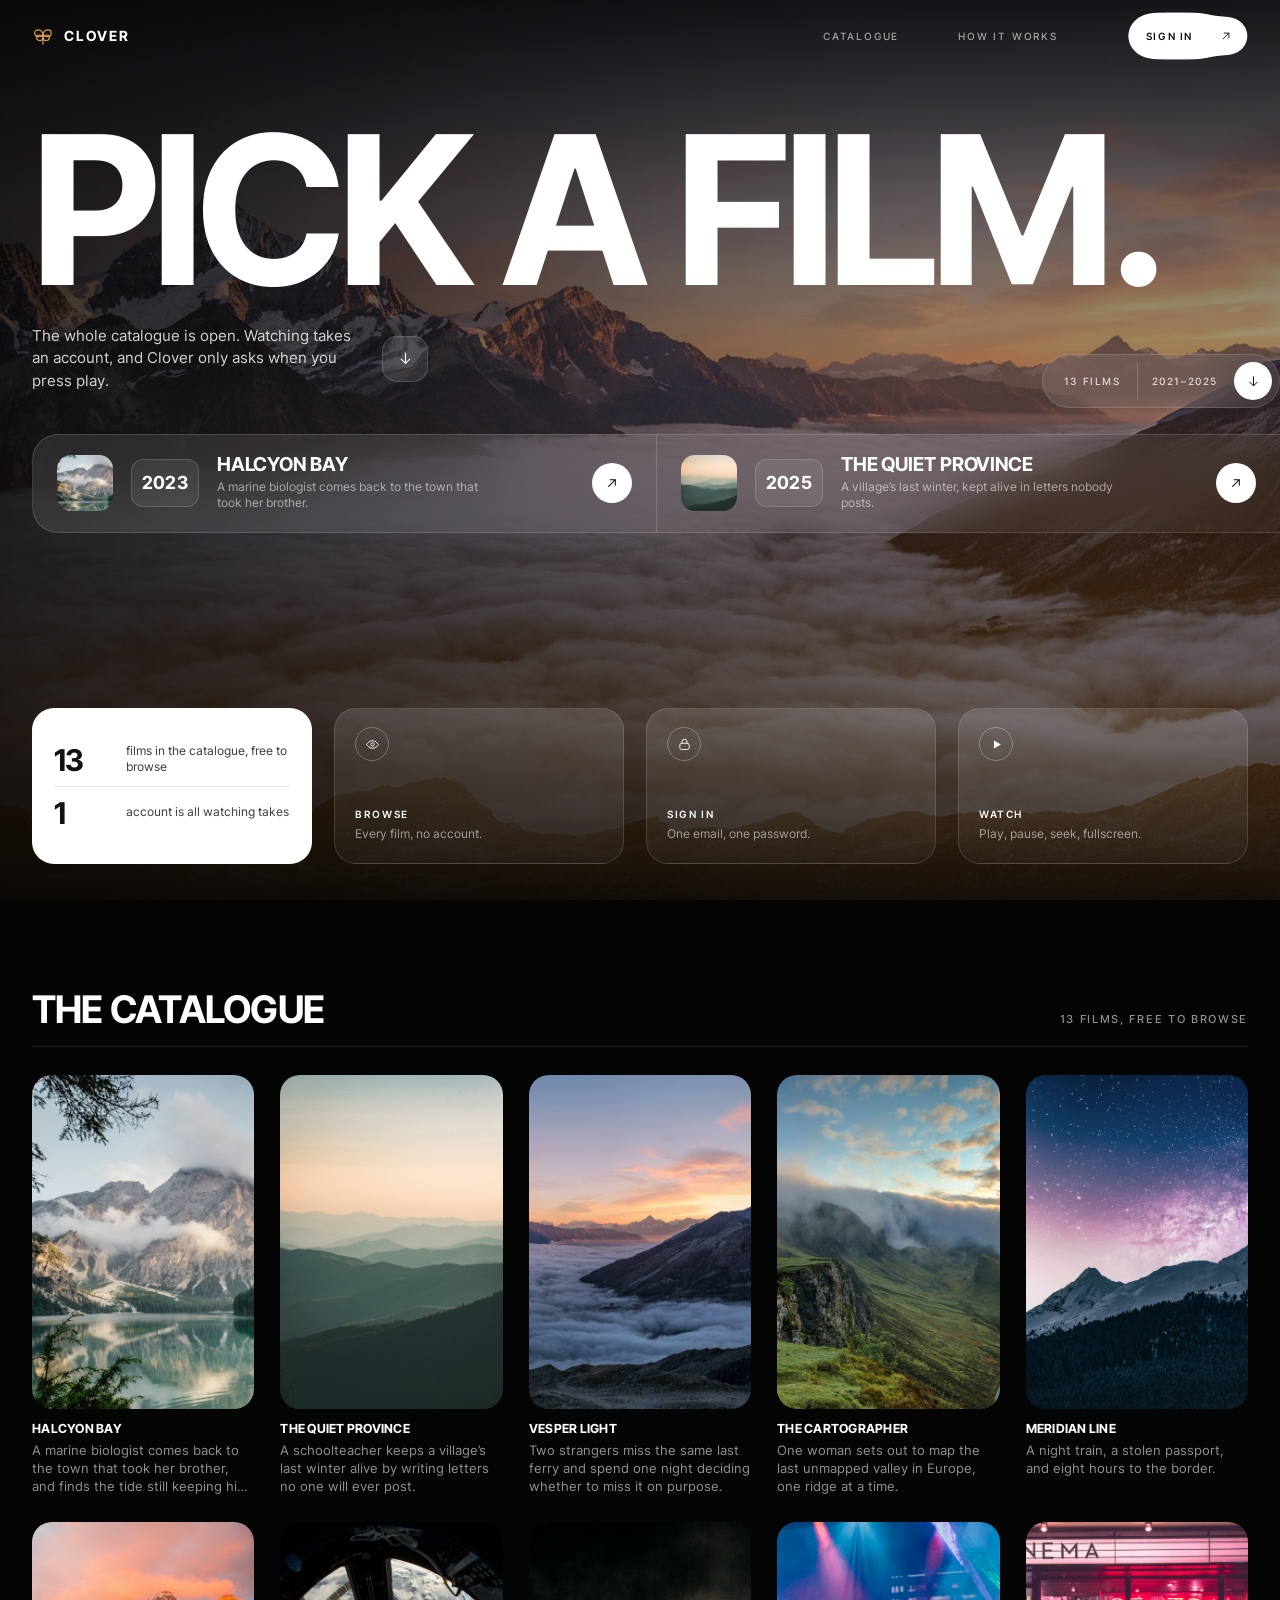
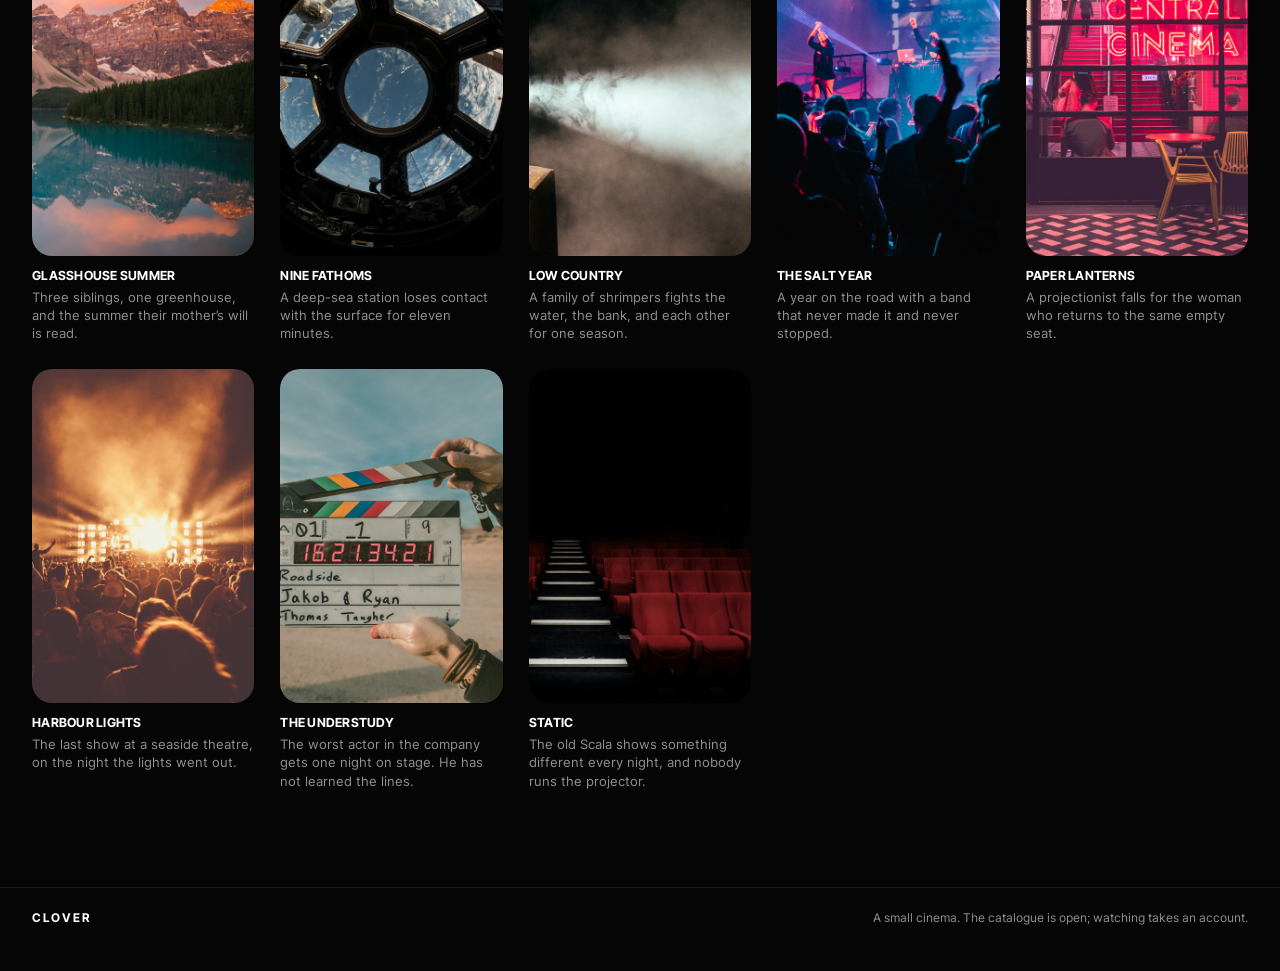
<file: docs/FEAT-001/ui/mock/index.html>
<!DOCTYPE html>
<html lang="en">
<head>
<meta charset="utf-8">
<meta name="viewport" content="width=device-width, initial-scale=1">
<title>Clover — pick a film</title>
<meta name="description" content="Clover is a small cinema. Browse every film for free, and sign in when you want to watch.">
<link rel="preload" href="assets/fonts/inter-tight-700.woff2" as="font" type="font/woff2" crossorigin>
<link rel="preload" href="assets/fonts/inter-400.woff2" as="font" type="font/woff2" crossorigin>
<link rel="icon" href="data:image/svg+xml,%3Csvg xmlns='http://www.w3.org/2000/svg' viewBox='0 0 24 24'%3E%3Cg fill='none' stroke='%23e0a34e' stroke-width='1.4'%3E%3Cpath d='M12 21V11'/%3E%3Cpath d='M12 11c0-3.4-2.2-5.6-5.2-5.6C4.4 5.4 3 6.9 3 8.7c0 2.3 2 3.9 4.4 3.9 2.1 0 3.6-.8 4.6-1.6Z'/%3E%3Cpath d='M12 11c0-3.4 2.2-5.6 5.2-5.6C19.6 5.4 21 6.9 21 8.7c0 2.3-2 3.9-4.4 3.9-2.1 0-3.6-.8-4.6-1.6Z'/%3E%3C/g%3E%3C/svg%3E">
<link rel="stylesheet" href="app.css">
</head>
<body>
<a class="skip" href="#main">Skip to content</a>

<svg width="0" height="0" aria-hidden="true" focusable="false" style="position:absolute">
  <filter id="goo">
    <feGaussianBlur in="SourceGraphic" stdDeviation="9" result="blur"/>
    <feColorMatrix in="blur" mode="matrix"
      values="1 0 0 0 0  0 1 0 0 0  0 0 1 0 0  0 0 0 24 -10" result="goo"/>
    <feComposite in="SourceGraphic" in2="goo" operator="atop"/>
  </filter>
  <symbol id="i-clover" viewBox="0 0 24 24">
    <path d="M12 21V11" fill="none" stroke="currentColor" stroke-width="1.3" stroke-linecap="round"/>
    <path d="M12 11c0-3.4-2.2-5.6-5.2-5.6C4.4 5.4 3 6.9 3 8.7c0 2.3 2 3.9 4.4 3.9 2.1 0 3.6-.8 4.6-1.6Z" fill="none" stroke="currentColor" stroke-width="1.3" stroke-linejoin="round"/>
    <path d="M12 11c0-3.4 2.2-5.6 5.2-5.6C19.6 5.4 21 6.9 21 8.7c0 2.3-2 3.9-4.4 3.9-2.1 0-3.6-.8-4.6-1.6Z" fill="none" stroke="currentColor" stroke-width="1.3" stroke-linejoin="round"/>
    <path d="M12 13.2c-.9-1.5-2.4-2.3-4-2.3-1.7 0-3 1.2-3 2.8 0 1.9 1.7 3.2 3.7 3.2 1.5 0 2.7-.6 3.3-1.4Z" fill="none" stroke="currentColor" stroke-width="1.3" stroke-linejoin="round"/>
    <path d="M12 13.2c.9-1.5 2.4-2.3 4-2.3 1.7 0 3 1.2 3 2.8 0 1.9-1.7 3.2-3.7 3.2-1.5 0-2.7-.6-3.3-1.4Z" fill="none" stroke="currentColor" stroke-width="1.3" stroke-linejoin="round"/>
  </symbol>
  <symbol id="i-arrow" viewBox="0 0 24 24"><path d="M7 17 17 7M9 7h8v8" fill="none" stroke="currentColor" stroke-width="1.6" stroke-linecap="round" stroke-linejoin="round"/></symbol>
  <symbol id="i-down" viewBox="0 0 24 24"><path d="M12 4.5v14M6 13l6 6 6-6" fill="none" stroke="currentColor" stroke-width="1.6" stroke-linecap="round" stroke-linejoin="round"/></symbol>
  <symbol id="i-eye" viewBox="0 0 24 24"><path d="M2.5 12S6.2 5.8 12 5.8 21.5 12 21.5 12 17.8 18.2 12 18.2 2.5 12 2.5 12Z" fill="none" stroke="currentColor" stroke-width="1.4" stroke-linejoin="round"/><circle cx="12" cy="12" r="2.7" fill="none" stroke="currentColor" stroke-width="1.4"/></symbol>
  <symbol id="i-play" viewBox="0 0 24 24"><path d="M8 5.5v13l11-6.5z" fill="currentColor"/></symbol>
  <symbol id="i-pause" viewBox="0 0 24 24"><path d="M9 5h2.2v14H9zM12.8 5H15v14h-2.2z" fill="currentColor"/></symbol>
  <symbol id="i-back" viewBox="0 0 24 24"><path d="M14.5 5 7.5 12l7 7" fill="none" stroke="currentColor" stroke-width="1.6" stroke-linecap="round" stroke-linejoin="round"/></symbol>
  <symbol id="i-volume" viewBox="0 0 24 24"><path d="M4 9.5h3L12 6v12l-5-3.5H4z" fill="none" stroke="currentColor" stroke-width="1.4" stroke-linejoin="round"/><path d="M15.5 9a4 4 0 0 1 0 6M18 6.5a7.5 7.5 0 0 1 0 11" fill="none" stroke="currentColor" stroke-width="1.3" stroke-linecap="round"/></symbol>
  <symbol id="i-mute" viewBox="0 0 24 24"><path d="M4 9.5h3L12 6v12l-5-3.5H4z" fill="none" stroke="currentColor" stroke-width="1.4" stroke-linejoin="round"/><path d="m16 9.5 5 5M21 9.5l-5 5" fill="none" stroke="currentColor" stroke-width="1.4" stroke-linecap="round"/></symbol>
  <symbol id="i-full" viewBox="0 0 24 24"><path d="M9 4H4v5M15 4h5v5M9 20H4v-5M15 20h5v-5" fill="none" stroke="currentColor" stroke-width="1.5" stroke-linecap="round" stroke-linejoin="round"/></symbol>
  <symbol id="i-exit" viewBox="0 0 24 24"><path d="M4 9V4h5M20 9V4h-5M4 15v5h5M20 15v5h-5" fill="none" stroke="currentColor" stroke-width="1.5" stroke-linecap="round" stroke-linejoin="round"/></symbol>
  <symbol id="i-alert" viewBox="0 0 24 24"><circle cx="12" cy="12" r="8.5" fill="none" stroke="currentColor" stroke-width="1.5"/><path d="M12 7.5v5.5" stroke="currentColor" stroke-width="1.7" stroke-linecap="round"/><circle cx="12" cy="16.4" r="1" fill="currentColor"/></symbol>
  <symbol id="i-lock" viewBox="0 0 24 24"><rect x="4.5" y="10" width="15" height="10" rx="3" fill="none" stroke="currentColor" stroke-width="1.4"/><path d="M8 10V7.5a4 4 0 0 1 8 0V10" fill="none" stroke="currentColor" stroke-width="1.4" stroke-linecap="round"/></symbol>
</svg>

<div id="app"></div>
<noscript><p class="noscript">This clickable design needs JavaScript turned on.</p></noscript>
<script src="app.js" defer></script>
</body>
</html>
</file>
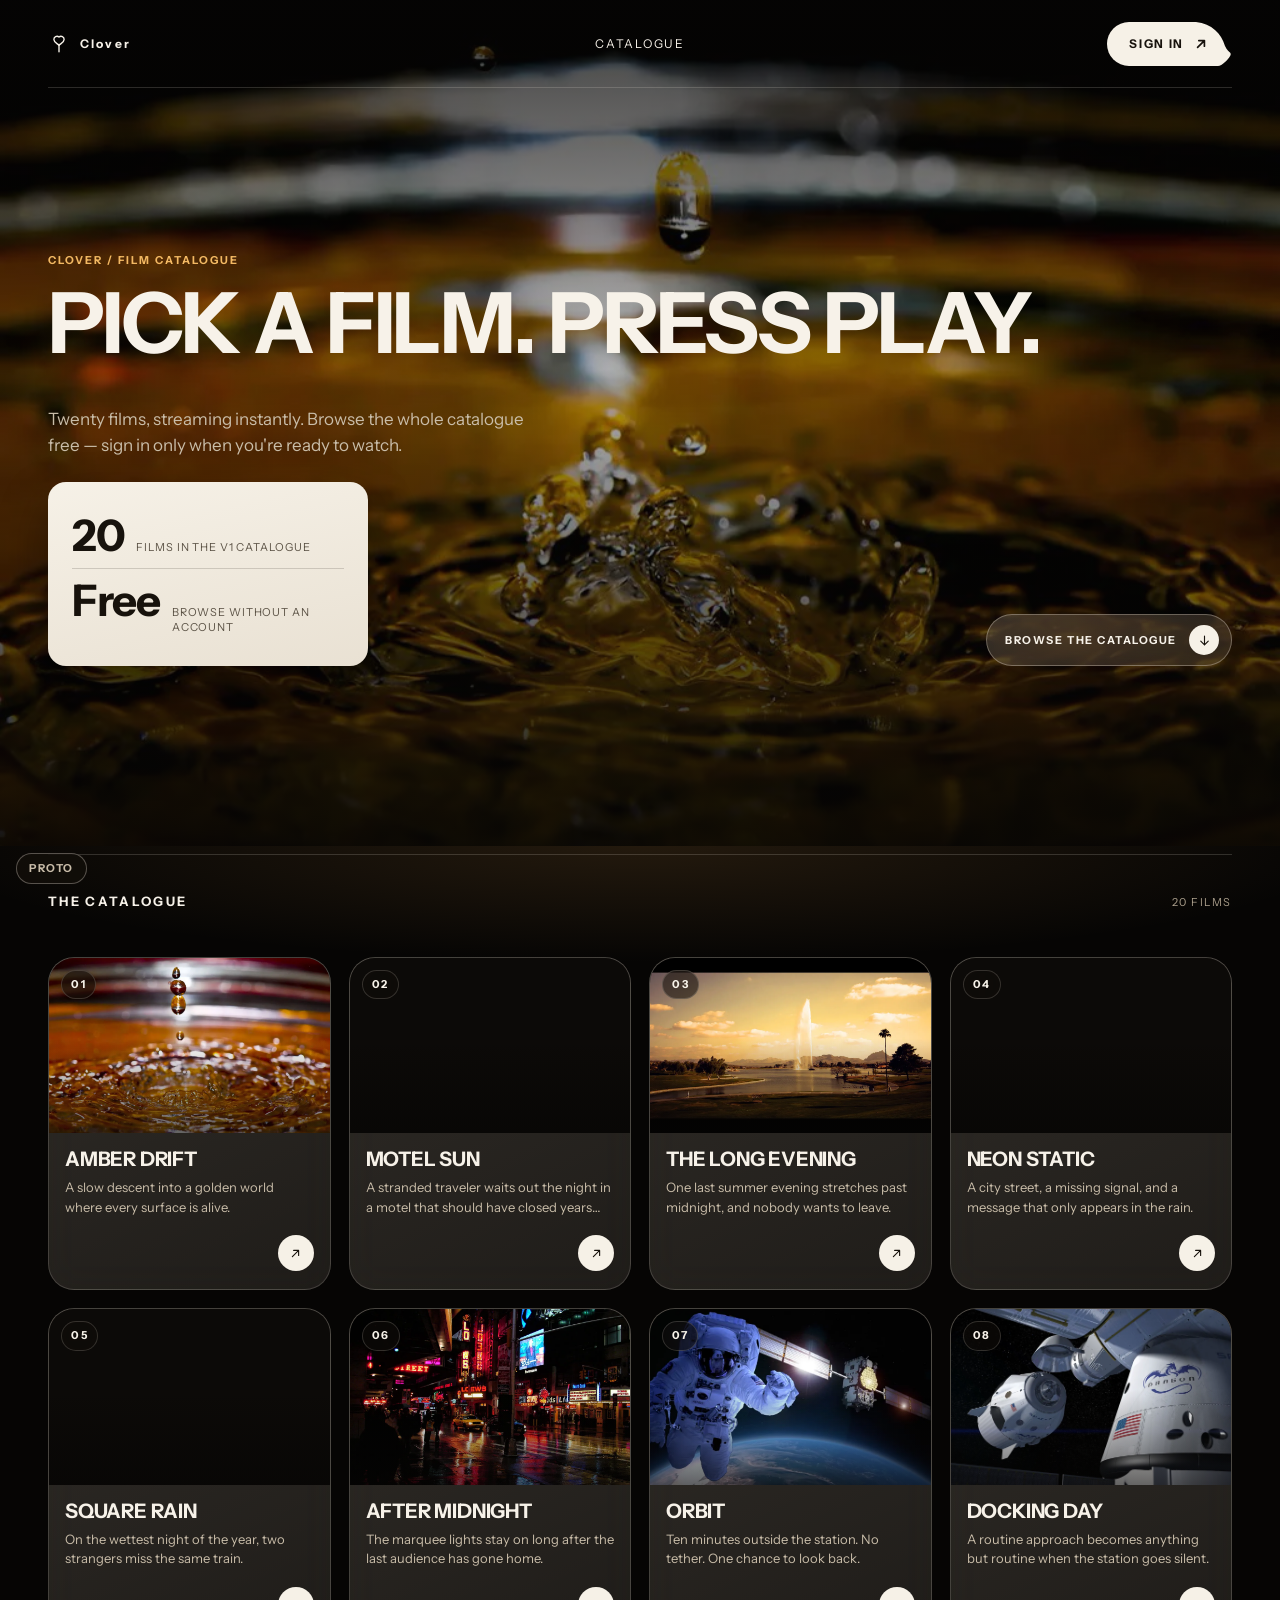
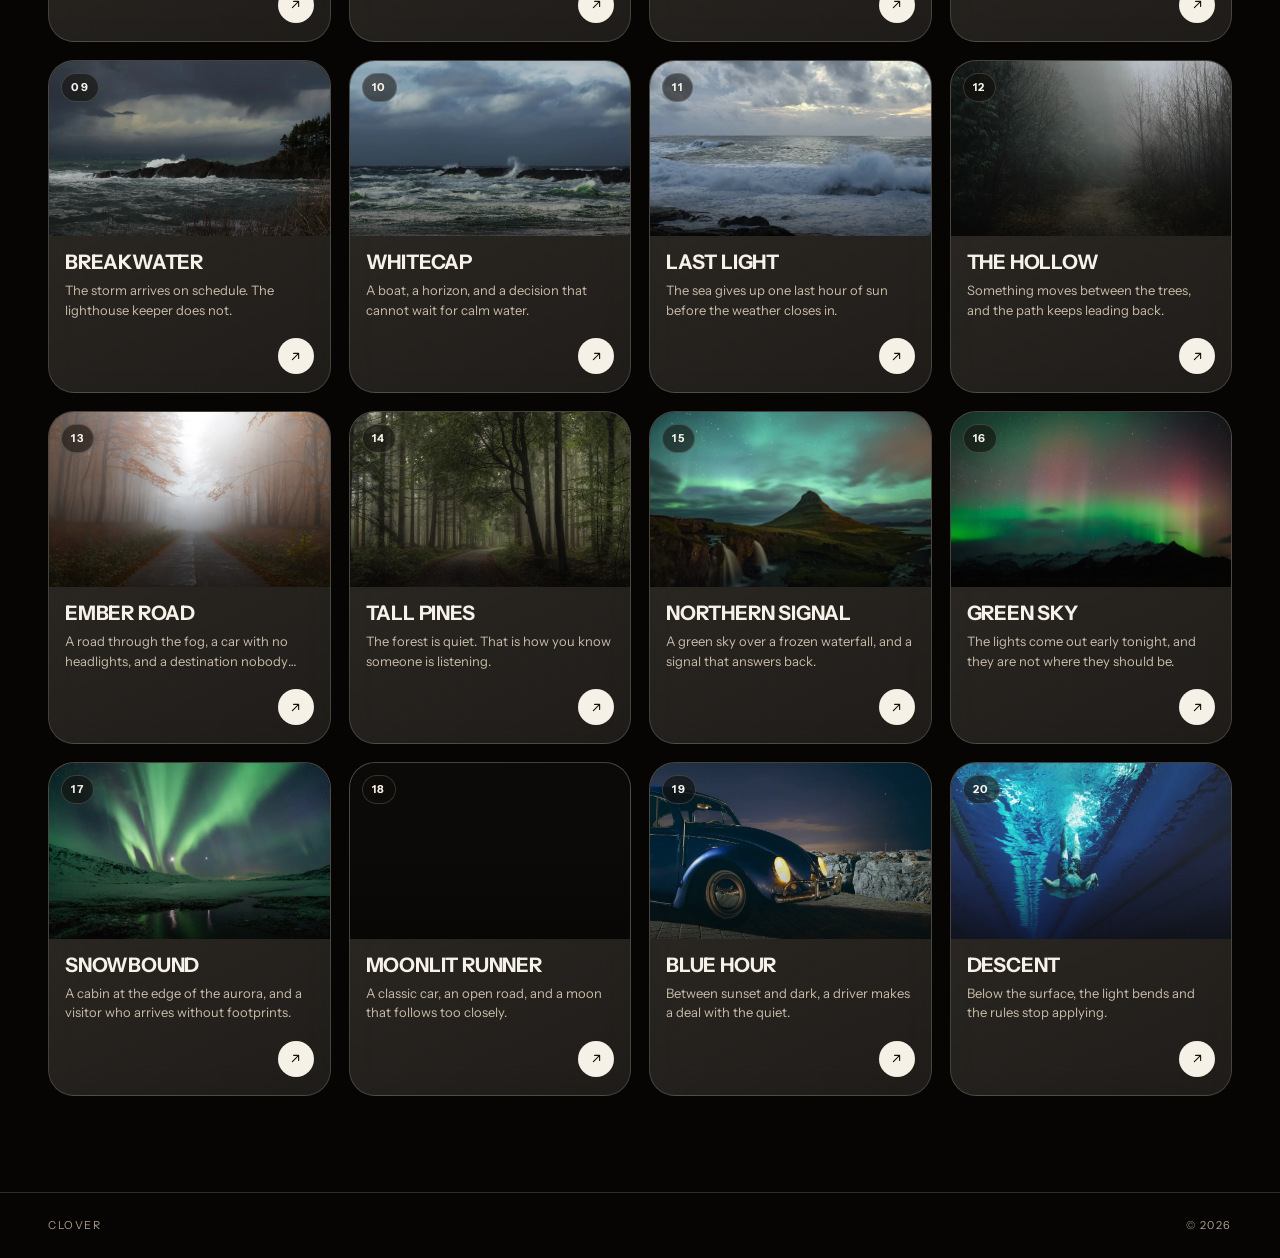
<file: docs/feat-001/ui/mock/index.html>
<!doctype html>
<html lang="en">
  <head>
    <meta charset="utf-8" />
    <meta name="viewport" content="width=device-width, initial-scale=1" />
    <title>Clover — Movie Streaming</title>
    <meta
      name="description"
      content="Clover: browse a public film catalogue and sign in to watch. Design mock for feat-001."
    />
    <link
      rel="icon"
      href="data:image/svg+xml,%3Csvg xmlns='http://www.w3.org/2000/svg' viewBox='0 0 24 24'%3E%3Crect width='24' height='24' rx='6' fill='%23060504'/%3E%3Cpath d='M12 19.5v-6.2M12 13.3c-1.4-1.6-5.6-2.9-5.6-6.1A3.4 3.4 0 0 1 12 4.4a3.4 3.4 0 0 1 5.6 2.8c0 3.2-4.2 4.5-5.6 6.1Z' fill='none' stroke='%23e8a24b' stroke-width='1.5' stroke-linejoin='round'/%3E%3C/svg%3E"
    />
    <link rel="preload" href="assets/fonts/InstrumentSans-Regular.ttf" as="font" type="font/ttf" crossorigin />
    <link rel="preload" href="assets/fonts/InstrumentSans-Bold.ttf" as="font" type="font/ttf" crossorigin />
    <link rel="stylesheet" href="styles.css" />
  </head>
  <body>
    <a class="skip-link" href="#main">Skip to content</a>

    <header class="site-head" id="site-head">
      <div class="head-inner">
        <a class="brand" href="#catalogue" aria-label="Clover — go to the catalogue">
          <svg class="brand-mark" viewBox="0 0 24 24" fill="none" aria-hidden="true">
            <path d="M12 20.5v-7.2" stroke="currentColor" stroke-width="1.5" stroke-linecap="round" />
            <path
              d="M12 13.3c-1.4-1.6-5.6-2.9-5.6-6.1A3.4 3.4 0 0 1 12 4.4a3.4 3.4 0 0 1 5.6 2.8c0 3.2-4.2 4.5-5.6 6.1Z"
              stroke="currentColor"
              stroke-width="1.5"
              stroke-linejoin="round"
            />
          </svg>
          <span class="brand-name">Clover</span>
        </a>

        <nav class="head-nav" aria-label="Primary">
          <a class="head-link" id="nav-catalogue" href="#catalogue" aria-current="page">Catalogue</a>
          <a class="head-link" id="nav-back" href="#catalogue" hidden>Back to catalogue</a>
        </nav>

        <div class="head-auth">
          <button class="btn btn-primary" id="auth-btn" type="button">
            <span class="btn-label" id="auth-label">Sign in</span>
            <svg class="btn-arrow" viewBox="0 0 14 14" aria-hidden="true" focusable="false"><path d="M3.6 10.4 10.4 3.6M4.8 3.6h5.6v5.6" /></svg>
          </button>
        </div>
      </div>
    </header>

    <main id="main" tabindex="-1">
      <!-- ============ CATALOGUE ============ -->
      <section class="page page-catalogue is-active" data-page="catalogue" aria-labelledby="catalogue-title">
        <div class="hero">
          <div class="hero-media anim-bg">
            <img src="assets/img/hero.webp" alt="" />
          </div>
          <div class="hero-scrim"></div>

          <div class="hero-inner">
            <div class="hero-head">
              <p class="eyebrow anim-nav">Clover / Film catalogue</p>
              <h1 class="hero-title anim-head" id="catalogue-title">Pick a film. Press play.</h1>
            </div>

            <div class="hero-foot">
              <div class="hero-copy">
                <p class="lede anim-lede">
                  Twenty films, streaming instantly. Browse the whole catalogue free — sign in only when
                  you're ready to watch.
                </p>

                <div class="facts-card anim-facts on-paper" aria-label="Catalogue facts">
                  <div class="fact">
                    <span class="fact-value" id="fact-count">20</span>
                    <span class="fact-label">films in the v1 catalogue</span>
                  </div>
                  <div class="fact">
                    <span class="fact-value">Free</span>
                    <span class="fact-label">browse without an account</span>
                  </div>
                </div>
              </div>

              <div class="hero-aside">
                <button class="browse-chip anim-chip" type="button" data-scroll="catalogue-grid">
                  Browse the catalogue
                  <span class="chip-arrow" aria-hidden="true">
                    <svg viewBox="0 0 24 24" width="15" height="15" fill="none">
                      <path d="M12 5v14M6 13l6 6 6-6" stroke="currentColor" stroke-width="1.8" stroke-linecap="round" stroke-linejoin="round" />
                    </svg>
                  </span>
                </button>
              </div>
            </div>
          </div>
        </div>

        <section class="catalogue" id="catalogue-grid" aria-labelledby="grid-title">
          <div class="catalogue-head">
            <h2 class="catalogue-title" id="grid-title">The catalogue</h2>
            <span class="catalogue-count" id="catalogue-count">20 films</span>
          </div>
          <div class="film-grid" id="film-grid"></div>
          <div id="catalogue-state"></div>
        </section>

        <footer class="site-foot">
          <span>Clover</span>
          <span>© 2026</span>
        </footer>
      </section>

      <!-- ============ SIGN IN ============ -->
      <section class="page page-signin" data-page="signin" hidden aria-labelledby="signin-title">
        <div class="signin-bg anim-bg">
          <img src="assets/img/hero.webp" alt="" />
        </div>
        <div class="signin-scrim"></div>

        <div class="signin-main">
          <div class="auth-panel anim-panel">
            <div class="auth-head">
              <p class="eyebrow">Sign in</p>
              <h1 class="auth-title" id="signin-title">Sign in to watch</h1>
              <p class="auth-sub" id="auth-sub">Use the account you were given.</p>
            </div>

            <div class="target-chip" id="target-chip" hidden>
              <img class="target-thumb" id="target-thumb" src="assets/img/amber-drift.webp" alt="" />
              <div class="target-copy">
                <span class="target-eyebrow">Signing in to watch</span>
                <span class="target-title" id="target-title">Amber Drift</span>
              </div>
            </div>

            <form id="signin-form" novalidate>
              <div class="field" id="field-id">
                <label class="field-label" for="identifier">Username or email</label>
                <input
                  class="field-input"
                  id="identifier"
                  name="identifier"
                  type="text"
                  autocomplete="username"
                  placeholder="yourname or you@example.com"
                />
                <p class="field-error" id="identifier-error">Enter your username or email.</p>
              </div>

              <div class="field" id="field-pass">
                <label class="field-label" for="password">Password</label>
                <input
                  class="field-input"
                  id="password"
                  name="password"
                  type="password"
                  autocomplete="current-password"
                  placeholder="Your password"
                />
                <p class="field-error" id="password-error">Enter your password.</p>
              </div>

              <div class="form-alert" id="form-alert" role="alert">
                Incorrect username/email or password.
              </div>

              <div class="auth-actions">
                <button class="btn btn-primary btn-block" id="signin-submit" type="submit">
                  <span class="btn-label" id="signin-label">Sign in</span>
                  <svg class="btn-arrow" viewBox="0 0 14 14" aria-hidden="true" focusable="false"><path d="M3.6 10.4 10.4 3.6M4.8 3.6h5.6v5.6" /></svg>
                </button>
              </div>
            </form>

            <div class="auth-cancel">
              <button class="btn-quiet" id="cancel-signin" type="button">Cancel and keep browsing</button>
            </div>
            <p class="auth-note">No sign-up in v1. Accounts are created by Clover.</p>
          </div>
        </div>

        <footer class="site-foot">
          <span>Clover</span>
          <span>© 2026</span>
        </footer>
      </section>

      <!-- ============ PLAYER ============ -->
      <section class="page page-player" data-page="player" hidden aria-labelledby="watch-title">
        <div class="player-bg anim-bg">
          <img id="player-bg-img" src="assets/img/amber-drift.webp" alt="" />
        </div>
        <div class="player-scrim"></div>

        <div class="watch-main">
          <div class="watch-meta anim-meta">
            <p class="eyebrow">Now playing</p>
            <h1 class="watch-title" id="watch-title">Amber Drift</h1>
            <p class="watch-desc" id="watch-desc">
              A slow descent into a golden world where every surface is alive.
            </p>
            <span class="watch-index" id="watch-index">Film 01 / 20</span>
          </div>

          <div class="stage anim-stage" id="stage">
            <img class="stage-poster" id="stage-poster" src="assets/img/amber-drift.webp" alt="" />
            <div class="stage-scrim"></div>

            <button class="stage-play" id="stage-play" type="button" aria-label="Play">
              <svg id="stage-play-icon" viewBox="0 0 24 24" fill="currentColor" aria-hidden="true">
                <path d="M8 5v14l11-7z" />
              </svg>
            </button>

            <div class="stage-controls" role="group" aria-label="Playback controls">
              <button class="icon-btn" id="ctl-play" type="button" aria-label="Play">
                <svg id="ctl-play-icon" viewBox="0 0 24 24" fill="currentColor" aria-hidden="true">
                  <path d="M8 5v14l11-7z" />
                </svg>
              </button>
              <span class="timecode" id="time-current">0:00</span>
              <input
                class="timeline"
                id="timeline"
                type="range"
                min="0"
                max="1000"
                value="0"
                step="1"
                aria-label="Seek"
              />
              <span class="timecode is-total" id="time-total">24:00</span>

              <button class="ctl-quiet" id="ctl-mute" type="button" aria-label="Mute">
                <svg id="mute-icon" viewBox="0 0 24 24" fill="none" aria-hidden="true">
                  <path d="M4 9v6h4l5 4V5L8 9H4z" fill="currentColor" />
                  <path d="M16.5 8.5a5 5 0 0 1 0 7M19 6a8.5 8.5 0 0 1 0 12" stroke="currentColor" stroke-width="1.6" stroke-linecap="round" />
                </svg>
              </button>
              <input
                class="volume-range"
                id="volume"
                type="range"
                min="0"
                max="100"
                value="70"
                aria-label="Volume"
              />
              <button class="ctl-quiet" id="ctl-full" type="button" aria-label="Enter fullscreen">
                <svg viewBox="0 0 24 24" fill="none" aria-hidden="true">
                  <path d="M8 3H3v5M16 3h5v5M8 21H3v-5M16 21h5v-5" stroke="currentColor" stroke-width="1.8" stroke-linecap="round" stroke-linejoin="round" />
                </svg>
              </button>
            </div>

            <div class="stage-state state-loading" role="status" aria-live="polite">
              <div class="spinner"></div>
              <span class="state-label">Loading film</span>
            </div>

            <div class="stage-state state-error">
              <div class="state-card" role="alert">
                <p class="eyebrow">Playback error</p>
                <h2>This film can't play right now</h2>
                <p>The video didn't load. Check your connection and try again.</p>
                <button class="btn btn-primary" id="retry" type="button">
                  <span class="btn-label">Try again</span>
                  <svg class="btn-arrow" viewBox="0 0 14 14" aria-hidden="true" focusable="false"><path d="M3.6 10.4 10.4 3.6M4.8 3.6h5.6v5.6" /></svg>
                </button>
              </div>
            </div>
          </div>
        </div>

        <footer class="site-foot">
          <span>Clover</span>
          <span>© 2026</span>
        </footer>
      </section>

      <!-- ============ FILM NOT FOUND ============ -->
      <section class="page page-missing" data-page="not-found" hidden aria-labelledby="missing-title">
        <div class="missing-bg anim-bg">
          <img src="assets/img/hero.webp" alt="" />
        </div>
        <div class="missing-scrim"></div>

        <div class="missing-main">
          <div class="missing-inner">
            <p class="eyebrow anim-nav">Error 404</p>
            <h1 class="missing-title anim-head" id="missing-title">Film not found</h1>
            <p class="missing-copy anim-lede">
              This film isn't in the catalogue. The link may be old, or the film may have been removed.
            </p>
            <div class="missing-actions anim-chip">
              <a class="btn btn-primary" href="#catalogue">Back to the catalogue</a>
            </div>
          </div>
        </div>

        <footer class="site-foot">
          <span>Clover</span>
          <span>© 2026</span>
        </footer>
      </section>
    </main>

    <div class="toast" id="toast" role="status" aria-live="polite">
      <svg viewBox="0 0 24 24" fill="none" aria-hidden="true">
        <path d="M20 6 9 17l-5-5" stroke="currentColor" stroke-width="2.2" stroke-linecap="round" stroke-linejoin="round" />
      </svg>
      <span id="toast-text"></span>
    </div>

    <details class="proto" id="proto">
      <summary>Proto</summary>
      <div class="proto-panel">
        <a href="#catalogue">Catalogue — default</a>
        <a href="#catalogue-signed-in">Catalogue — signed in</a>
        <a href="#catalogue-loading">Catalogue — loading</a>
        <a href="#catalogue-empty">Catalogue — empty</a>
        <a href="#catalogue-poster-error">Catalogue — poster failed</a>
        <a href="#signin">Sign in — for a film</a>
        <a href="#signin-direct">Sign in — direct</a>
        <a href="#signin-required">Sign in — fields required</a>
        <a href="#signin-error">Sign in — wrong credentials</a>
        <a href="#signin-loading">Sign in — submitting</a>
        <a href="#player">Player — ready</a>
        <a href="#player-loading">Player — loading</a>
        <a href="#player-error">Player — video failed</a>
        <a href="#not-found">Film not found</a>
        <p class="proto-hint">
          Demo sign-in: any username or email and any password. Type <b>wrongpass</b> as the password to see
          the generic error.
        </p>
      </div>
    </details>

    <script src="app.js"></script>
  </body>
</html>
</file>
<file: docs/FEAT-001/ui/mock/app.css>
/* Clover — design system for the clickable mock.
   Reference-led: one full-bleed photograph per screen, graded amber; white
   display type on it; frosted glass only where it carries something. The
   page is a full-viewport composition — spread nav, a display line, a facts
   rail, a two-entry glass rail, a white stat card and three step cards —
   with the catalogue grid below it. Tokens are the contract; nothing below
   introduces a colour or radius that is not declared here. */

@font-face{font-family:Inter;src:url(assets/fonts/inter-400.woff2) format("woff2");font-weight:400;font-style:normal;font-display:swap}
@font-face{font-family:Inter;src:url(assets/fonts/inter-500.woff2) format("woff2");font-weight:500;font-style:normal;font-display:swap}
@font-face{font-family:Inter;src:url(assets/fonts/inter-600.woff2) format("woff2");font-weight:600;font-style:normal;font-display:swap}
@font-face{font-family:"Inter Tight";src:url(assets/fonts/inter-tight-700.woff2) format("woff2");font-weight:700;font-style:normal;font-display:swap}

:root{
  --ink-000:#050505; --ink-100:#0b0b0c; --ink-200:#141210;
  --paper:#ffffff; --ink-on-paper:#111111; --paper-muted:#6e6e6e; --paper-rule:#e6e4e1;
  --gold:#e0a34e; --gold-deep:#8b4d11; --gold-glow:#ffc46b;
  --text:rgba(255,255,255,.78); --text-dim:rgba(255,255,255,.56); --text-strong:#fff;
  --glass:rgba(255,255,255,.09); --glass-2:rgba(255,255,255,.05);
  --glass-edge:rgba(255,255,255,.16); --glass-edge-strong:rgba(255,255,255,.45);
  --danger:#ff9b8b; --danger-line:#e5604d;
  --gutter:32px; --nav:72px;
  --r-panel:26px; --r-card:22px; --r-poster:20px; --r-thumb:14px; --r-input:14px;
  --wrap:1680px;
  --bleed:calc(var(--gutter) + max(0px, (100vw - var(--wrap)) / 2));
  --ease:cubic-bezier(.16,1,.3,1);
  --sans:Inter,system-ui,-apple-system,"Segoe UI",sans-serif;
  --tght:"Inter Tight",Inter,system-ui,-apple-system,sans-serif;
}

*,*::before,*::after{box-sizing:border-box}
html{-webkit-text-size-adjust:100%}
body{margin:0;background:var(--ink-000);color:var(--text-strong);font:400 15px/1.55 var(--sans);-webkit-font-smoothing:antialiased;-moz-osx-font-smoothing:grayscale}
body.in-player{overflow:hidden;background:#000}
img{max-width:100%;display:block}
button{font:inherit;color:inherit}
[hidden]{display:none!important}
::selection{background:rgba(224,163,78,.28);color:#fff}

:focus-visible{outline:2px solid var(--gold-glow);outline-offset:3px}
#main:focus{outline:none}
#the-catalogue:focus,#how-it-works:focus{outline:none}

.wrap{width:100%;max-width:var(--wrap);margin-inline:auto;padding-inline:var(--gutter)}

.skip{position:fixed;left:16px;top:-70px;z-index:100;background:var(--paper);color:var(--ink-on-paper);padding:12px 18px;border-radius:12px;font:600 12px/1 var(--sans);letter-spacing:.06em;text-decoration:none;transition:top .18s var(--ease)}
.skip:focus{top:16px}

.noscript{padding:32px;color:var(--text)}

.ic{width:16px;height:16px;flex:none}

/* ------------------------------------------------------------------ header */

.hdr{position:fixed;inset:0 0 auto;z-index:20;height:var(--nav);border-bottom:1px solid transparent;transition:background .25s,border-color .25s}
.hdr.solid{background:rgba(5,5,5,.82);backdrop-filter:blur(20px) saturate(1.08);-webkit-backdrop-filter:blur(20px) saturate(1.08);border-bottom-color:rgba(255,255,255,.08)}
.hdr-in{height:100%;display:flex;align-items:center;gap:24px}
.brand{display:inline-flex;align-items:center;gap:10px;flex:none;text-decoration:none;color:#fff}
.brand .ic-brand{width:22px;height:22px;color:var(--gold)}
.brand span{font:700 14px/1 var(--tght);letter-spacing:.14em;text-transform:uppercase}

.hdr-nav{display:flex;align-items:center;gap:clamp(26px,4.6vw,100px);margin-left:auto;margin-right:clamp(18px,3.6vw,56px)}
.hdr-nav button{background:none;border:0;padding:6px 0;cursor:pointer;color:rgba(255,255,255,.6);font:500 10px/1 var(--sans);letter-spacing:.18em;text-transform:uppercase;transition:color .18s}
.hdr-nav button:hover{color:#fff}

.hdr-right{display:flex;align-items:center;gap:14px;flex:none}
.hdr-link{background:none;border:0;padding:8px 0;cursor:pointer;color:var(--text);font:600 11px/1 var(--sans);letter-spacing:.14em;text-transform:uppercase;text-decoration:none;transition:color .18s}
.hdr-link:hover{color:#fff}
.who{width:32px;height:32px;border-radius:50%;background:var(--paper);color:var(--ink-on-paper);display:grid;place-items:center}
.who i{font:700 13px/1 var(--tght);font-style:normal}

/* -------------------------------------------------------------------- goo */

.goo{position:relative;display:inline-flex;align-items:center;height:56px;border:0;background:none;padding:0;text-decoration:none;color:var(--ink-on-paper);cursor:pointer;isolation:isolate}
.goo-bg{position:absolute;inset:0;filter:url(#goo);z-index:0}
.goo-bg i{position:absolute;background:var(--paper);border-radius:999px}
.goo-bg .body{inset:0 30px 0 0}
.goo-bg .knob{width:48px;height:48px;right:0;top:4px;border-radius:50%}
.goo-fg{position:relative;z-index:1;display:flex;align-items:center;gap:18px;height:100%;padding:0 4px 0 24px}
.goo-fg .lbl{font:700 12px/1 var(--sans);letter-spacing:.1em;text-transform:uppercase;white-space:nowrap}
.goo-fg .knob{width:48px;height:48px;display:grid;place-items:center}
.goo-fg .knob .ic{transition:transform .2s var(--ease)}
.goo:hover .goo-fg .knob .ic{transform:translate(2px,-2px)}
.goo:active{transform:scale(.99)}
.goo.wide{width:100%}
.goo.wide .goo-fg{flex:1;justify-content:space-between}

.hdr .goo{height:44px}
.hdr .goo-bg .body{inset:0 24px 0 0}
.hdr .goo-bg .knob{width:38px;height:38px;top:3px}
.hdr .goo-fg{gap:14px;padding:0 3px 0 18px}
.hdr .goo-fg .knob{width:38px;height:38px}
.hdr .goo-fg .lbl{font-size:10px;letter-spacing:.16em}
.hdr .goo-fg .knob .ic{width:14px;height:14px}

/* ------------------------------------------------------------------- hero */

/* The hero fills the viewport, but never past 980px: the preview measures the
   mock at its content height, so an uncapped 100svh would stretch it there. */
.hero{position:relative;display:flex;flex-direction:column;min-height:clamp(620px,100vh,980px);min-height:clamp(620px,100svh,980px);overflow:hidden;padding-top:calc(var(--nav) + clamp(20px,5.4vh,64px))}
.hero-media{position:absolute;inset:0}
.hero-media img{position:absolute;inset:0;width:100%;height:100%;object-fit:cover;filter:brightness(.74) saturate(.94) contrast(1.05);animation:fadeIn .7s ease both,heroDrift 34s ease-in-out infinite alternate}
.hero-media::before{content:"";position:absolute;inset:0;z-index:1;mix-blend-mode:screen;background:linear-gradient(0deg,rgba(214,124,32,.62),rgba(168,86,8,.28) 40%,rgba(120,60,10,.08) 72%,transparent 100%)}
.hero-media::after{content:"";position:absolute;inset:0;z-index:2;background:
  linear-gradient(180deg,rgba(5,5,5,.86) 0%,rgba(5,5,5,.4) 22%,rgba(5,5,5,.05) 48%),
  linear-gradient(90deg,rgba(5,5,5,.64) 0%,rgba(5,5,5,.26) 40%,rgba(5,5,5,0) 72%),
  linear-gradient(0deg,rgba(5,5,5,.88) 0%,rgba(5,5,5,.22) 22%,rgba(5,5,5,0) 48%)}

.hero-in{position:relative;z-index:3;display:flex;flex-direction:column;flex:1;min-height:0}

.hero-copy{position:relative}
.hero-line{overflow:hidden;padding-bottom:.06em}
.hero-title{margin:0;font:700 clamp(46px,16.2vw,270px)/.86 var(--tght);letter-spacing:-.034em;text-transform:uppercase;color:#fff;animation:rise .7s var(--ease) both}
.hero-sub{display:flex;align-items:center;gap:26px;margin-top:clamp(14px,2.8vh,28px);animation:fadeUp .5s .14s both}
.hero-lede{margin:0;max-width:36ch;font:400 14.5px/1.55 var(--sans);color:rgba(255,255,255,.82)}
.hero-ico{flex:none;width:46px;height:46px;border-radius:15px;border:1px solid var(--glass-edge);background:var(--glass);backdrop-filter:blur(18px) saturate(1.1);-webkit-backdrop-filter:blur(18px) saturate(1.1);color:#fff;display:grid;place-items:center;cursor:pointer;transition:background .2s,border-color .2s,transform .2s var(--ease)}
.hero-ico:hover{background:rgba(255,255,255,.16);border-color:var(--glass-edge-strong);transform:translateY(2px)}
.hero-ico .ic{width:17px;height:17px}

.facts{position:absolute;z-index:2;top:30%;right:calc(var(--gutter) - var(--bleed));display:flex;align-items:center;gap:2px;padding:7px;border-radius:999px;border:1px solid rgba(255,255,255,.14);background:var(--glass);backdrop-filter:blur(22px) saturate(1.15);-webkit-backdrop-filter:blur(22px) saturate(1.15);animation:fadeUp .5s .3s both}
.fact{display:grid;place-items:center;height:38px;padding:0 14px;font:500 10px/1 var(--sans);letter-spacing:.16em;text-transform:uppercase;color:rgba(255,255,255,.8);white-space:nowrap}
.fact+.fact{border-left:1px solid rgba(255,255,255,.16)}
.fact-go{width:38px;height:38px;flex:none;border:0;border-radius:50%;background:var(--paper);color:var(--ink-on-paper);display:grid;place-items:center;cursor:pointer;transition:transform .2s var(--ease)}
.fact-go:hover{transform:translateY(2px)}
.fact-go .ic{width:15px;height:15px}

.rail{display:flex;width:calc(100% + var(--bleed));margin-top:clamp(26px,4.6vh,48px);border-radius:var(--r-panel) 0 0 var(--r-panel);border:1px solid rgba(255,255,255,.14);border-right:0;background:linear-gradient(100deg,rgba(255,255,255,.11),rgba(255,255,255,.045));backdrop-filter:blur(26px) saturate(1.15);-webkit-backdrop-filter:blur(26px) saturate(1.15);overflow:hidden;animation:fadeUp .55s .22s both}
.rail-item{display:flex;align-items:center;gap:18px;flex:1;min-width:0;padding:20px 24px;text-decoration:none;color:#fff;transition:background .2s}
.rail-item+.rail-item{border-left:1px solid rgba(255,255,255,.16)}
.rail-item:hover{background:rgba(255,255,255,.07)}
.rail-thumb{width:56px;height:56px;flex:none;border-radius:var(--r-thumb);overflow:hidden;background:var(--ink-100)}
.rail-thumb img{width:100%;height:100%;object-fit:cover}
.rail-chip{flex:none;min-width:66px;height:48px;padding:0 10px;display:grid;place-items:center;border-radius:12px;border:1px solid rgba(255,255,255,.16);background:rgba(255,255,255,.07);font:700 18px/1 var(--tght);letter-spacing:.01em}
.rail-text{display:flex;flex-direction:column;gap:5px;min-width:0}
.rail-title{font:700 clamp(16px,1.5vw,21px)/1.02 var(--tght);letter-spacing:-.005em;text-transform:uppercase;white-space:nowrap;overflow:hidden;text-overflow:ellipsis}
.rail-desc{display:-webkit-box;-webkit-line-clamp:2;-webkit-box-orient:vertical;overflow:hidden;font:400 11.5px/1.4 var(--sans);color:var(--text-dim);max-width:34ch}
.rail-go{margin-left:auto;flex:none;width:40px;height:40px;border-radius:50%;background:var(--paper);color:var(--ink-on-paper);display:grid;place-items:center;transition:transform .2s var(--ease)}
.rail-item:hover .rail-go{transform:translate(2px,-2px)}
.rail-go .ic{width:16px;height:16px}

.hero-foot{display:grid;grid-template-columns:minmax(250px,.92fr) minmax(0,3fr);gap:22px;align-items:stretch;margin-top:auto;padding:clamp(26px,4.8vh,54px) 0 clamp(24px,4vh,40px);animation:fadeUp .6s .34s both}

.stat{display:flex;flex-direction:column;justify-content:center;background:var(--paper);color:var(--ink-on-paper);border-radius:var(--r-card);padding:18px 22px}
.stat-row{display:flex;align-items:center;gap:14px;padding:11px 0}
.stat-row+.stat-row{border-top:1px solid var(--paper-rule)}
.stat-row b{flex:none;min-width:58px;font:700 30px/1 var(--tght);letter-spacing:-.03em}
.stat-row span{font:400 11.5px/1.35 var(--sans);color:#3c3a37;max-width:22ch}

.steps{display:grid;grid-template-columns:repeat(3,minmax(0,1fr));gap:22px}
.step{display:flex;flex-direction:column;gap:8px;min-height:156px;padding:18px 20px 20px;border-radius:var(--r-card);border:1px solid rgba(255,255,255,.13);background:linear-gradient(180deg,rgba(255,255,255,.12),rgba(255,255,255,.045));backdrop-filter:blur(20px) saturate(1.1);-webkit-backdrop-filter:blur(20px) saturate(1.1);animation:fadeUp .55s both;animation-delay:calc(.4s + var(--i) * 60ms)}
.step-ic{width:34px;height:34px;margin-bottom:auto;border-radius:50%;border:1px solid rgba(255,255,255,.28);display:grid;place-items:center}
.step-ic .ic{width:15px;height:15px}
.step-body{display:flex;flex-direction:column;gap:7px}
.step b{font:600 10px/1 var(--sans);letter-spacing:.16em;text-transform:uppercase}
.step p{margin:0;font:400 11.5px/1.45 var(--sans);color:var(--text-dim);max-width:28ch}

/* --------------------------------------------------------------- catalogue */

.cat{padding-top:clamp(64px,10vh,120px);padding-bottom:96px;scroll-margin-top:calc(var(--nav) + 8px)}
.cat-head{display:flex;align-items:flex-end;justify-content:space-between;gap:20px;margin:0 0 28px;padding-bottom:18px;border-bottom:1px solid rgba(255,255,255,.1)}
.cat-head h2{margin:0;font:700 clamp(24px,3.2vw,38px)/1 var(--tght);letter-spacing:-.02em;text-transform:uppercase}
.cat-head p{margin:0 0 3px;font:500 10.5px/1 var(--sans);letter-spacing:.16em;text-transform:uppercase;color:var(--text-dim)}

.grid{list-style:none;margin:0;padding:0;display:grid;grid-template-columns:repeat(5,minmax(0,1fr));gap:26px}
.card{animation:fadeUp .4s var(--ease) both;animation-delay:calc(.12s + var(--i) * 28ms)}
.card-a{display:block;text-decoration:none;color:inherit;border-radius:var(--r-poster)}
.card-art{display:block;position:relative;aspect-ratio:2/3;border-radius:var(--r-poster);overflow:hidden;background:var(--ink-100);box-shadow:inset 0 0 0 1px rgba(255,255,255,.06);transition:transform .25s var(--ease),box-shadow .25s var(--ease)}
.card-art img{width:100%;height:100%;object-fit:cover;transition:transform .5s var(--ease)}
.card-a:hover .card-art{transform:translateY(-2px);box-shadow:inset 0 0 0 1px rgba(255,255,255,.12),0 24px 46px -22px rgba(224,163,78,.42)}
.card-a:hover .card-art img{transform:scale(1.035)}
.card-title{display:block;margin-top:12px;font:600 12.5px/1.3 var(--tght);letter-spacing:.02em;text-transform:uppercase;color:#fff}
.card-desc{display:-webkit-box;-webkit-line-clamp:3;-webkit-box-orient:vertical;overflow:hidden;margin-top:5px;font:400 12.5px/1.45 var(--sans);color:var(--text-dim)}

.foot{display:flex;align-items:baseline;justify-content:space-between;gap:18px;padding-top:22px;padding-bottom:44px;border-top:1px solid rgba(255,255,255,.08);color:var(--text-dim);font:400 11.5px/1.5 var(--sans)}
.foot b{font:700 12px/1 var(--tght);letter-spacing:.16em;text-transform:uppercase;color:#fff}

/* ------------------------------------------------------------------- auth */

.auth{position:relative;min-height:100vh;background:var(--ink-000)}
.auth-art{position:absolute;inset:0;overflow:hidden}
.art-media{position:absolute;inset:0}
.art-media img{position:absolute;inset:0;width:100%;height:100%;object-fit:cover;z-index:0;filter:brightness(.7) saturate(.92) contrast(1.05);animation:fadeIn .6s ease both}
.art-media::before{content:"";position:absolute;inset:0;z-index:1;mix-blend-mode:screen;background:linear-gradient(0deg,rgba(214,124,32,.58),rgba(168,86,8,.24) 40%,transparent 76%)}
.art-media::after{content:"";position:absolute;inset:0;z-index:2;background:
  linear-gradient(180deg,rgba(5,5,5,.8) 0%,rgba(5,5,5,.14) 28%,rgba(5,5,5,0) 50%),
  linear-gradient(0deg,rgba(5,5,5,.95) 0%,rgba(5,5,5,.44) 32%,rgba(5,5,5,0) 64%),
  linear-gradient(90deg,rgba(5,5,5,0) 30%,rgba(5,5,5,.4) 62%,rgba(5,5,5,.82) 100%)}
.art-foot{position:absolute;z-index:2;left:calc(max(0px, (100vw - var(--wrap)) / 2) + var(--gutter));right:auto;bottom:clamp(32px,7vh,72px);max-width:min(50%,620px);animation:fadeUp .5s .08s both}
.art-title{margin:0;font:700 clamp(36px,5vw,82px)/.92 var(--tght);letter-spacing:-.03em;text-transform:uppercase}
.art-desc{margin:16px 0 0;max-width:42ch;font:400 14.5px/1.55 var(--sans);color:var(--text)}
.art-meta{margin:16px 0 0;font:500 11px/1 var(--sans);letter-spacing:.14em;text-transform:uppercase;color:var(--text-dim)}

.auth-top{position:absolute;top:0;left:0;right:0;z-index:10;height:var(--nav);display:flex;align-items:center;justify-content:space-between;padding:0 var(--gutter)}
.back{display:inline-flex;align-items:center;gap:8px;text-decoration:none;color:var(--text);font:600 10px/1 var(--sans);letter-spacing:.16em;text-transform:uppercase;transition:color .18s}
.back .ic{width:15px;height:15px}
.back:hover{color:#fff}

.auth-main{position:relative;z-index:3;display:grid;justify-items:end;align-items:center;min-height:100vh;padding:calc(var(--nav) + 20px) var(--gutter) 44px}
.auth-box{width:100%;max-width:432px;padding:clamp(24px,2.4vw,34px);border-radius:var(--r-panel);border:1px solid rgba(255,255,255,.14);background:linear-gradient(180deg,rgba(255,255,255,.09),rgba(255,255,255,.02)),rgba(5,5,5,.34);backdrop-filter:blur(30px) saturate(1.15);-webkit-backdrop-filter:blur(30px) saturate(1.15);box-shadow:0 40px 90px -50px rgba(0,0,0,.9)}
.auth-box>*{animation:fadeUp .45s var(--ease) both}
.auth-box>*:nth-child(2){animation-delay:.04s}
.auth-box>*:nth-child(3){animation-delay:.08s}
.auth-box>*:nth-child(4){animation-delay:.12s}
.auth-box>*:nth-child(5){animation-delay:.16s}
.auth-box h1{margin:0;font:700 clamp(28px,2.8vw,40px)/.98 var(--tght);letter-spacing:-.03em;text-transform:uppercase}
.auth-sub{margin:12px 0 0;font:400 14.5px/1.5 var(--sans);color:var(--text);max-width:36ch}

.tabs{display:flex;gap:26px;margin:28px 0 24px;border-bottom:1px solid rgba(255,255,255,.12)}
.tab{position:relative;background:none;border:0;padding:0 0 14px;cursor:pointer;color:var(--text-dim);font:600 10.5px/1 var(--sans);letter-spacing:.14em;text-transform:uppercase;transition:color .18s}
.tab:hover{color:var(--text)}
.tab[aria-pressed="true"]{color:#fff}
.tab[aria-pressed="true"]::after{content:"";position:absolute;left:0;right:0;bottom:-1px;height:2px;background:var(--gold)}

.field{margin-bottom:16px}
.field label{display:block;margin-bottom:8px;font:600 10.5px/1 var(--sans);letter-spacing:.14em;text-transform:uppercase;color:var(--text-dim)}
.field input{width:100%;height:52px;padding:0 16px;border-radius:var(--r-input);border:1px solid var(--glass-edge);background:rgba(14,12,10,.6);color:#fff;font:400 15px/1 var(--sans);transition:border-color .18s,box-shadow .18s,background .18s}
.field input::placeholder{color:rgba(255,255,255,.32)}
.field input:hover{border-color:var(--glass-edge-strong)}
.field input:focus{outline:none;border-color:var(--gold);box-shadow:0 0 0 3px rgba(224,163,78,.18);background:rgba(14,12,10,.85)}
.field.invalid input{border-color:var(--danger-line)}
.field.invalid input:focus{box-shadow:0 0 0 3px rgba(229,96,77,.18)}
.field.invalid .fhint{display:none}
.ferr{display:block;margin:8px 0 0;font:500 12.5px/1.45 var(--sans);color:var(--danger)}
.fhint{margin:8px 0 0;font:400 12.5px/1.45 var(--sans);color:var(--text-dim)}
.linkbtn{background:none;border:0;padding:0;cursor:pointer;color:var(--gold);font:inherit;text-decoration:underline;text-underline-offset:3px}
.linkbtn:hover{color:var(--gold-glow)}

.notice{display:flex;gap:10px;align-items:flex-start;margin:0 0 20px;padding:12px 14px;border-radius:12px;font:400 13.5px/1.45 var(--sans)}
.notice .ic{width:16px;height:16px;margin-top:1px}
.notice.err{border:1px solid rgba(229,96,77,.42);background:rgba(229,96,77,.09);color:var(--danger)}
.notice.info{border:1px solid rgba(224,163,78,.4);background:rgba(224,163,78,.08);color:var(--gold)}

.auth-actions{margin-top:26px}
.auth-actions .goo{width:100%}

.link{color:var(--text-dim);font:500 13px/1.4 var(--sans);text-decoration:underline;text-underline-offset:3px;transition:color .18s}
.link:hover{color:#fff}

/* ----------------------------------------------------------------- player */

.player{position:fixed;inset:0;background:#000;overflow:hidden}
.player video{position:absolute;inset:0;z-index:1;width:100%;height:100%;object-fit:contain;background:#000}
.p-still{position:absolute;inset:0;z-index:0;width:100%;height:100%;object-fit:cover;filter:brightness(.88) saturate(.94)}
.p-still.drift{animation:drift 24s ease-in-out infinite alternate}
@keyframes drift{from{transform:scale(1.02)}to{transform:scale(1.1) translateY(-1.6%)}}

.p-top{position:absolute;inset:0 0 auto;z-index:3;display:flex;align-items:center;gap:16px;padding:16px 20px 56px;background:linear-gradient(180deg,rgba(5,5,5,.94) 0%,rgba(5,5,5,.74) 46%,rgba(5,5,5,0) 100%);transition:opacity .25s var(--ease)}
.p-back{width:44px;height:44px;flex:none;display:grid;place-items:center;border-radius:50%;color:#fff;text-decoration:none;background:rgba(255,255,255,.07);border:1px solid rgba(255,255,255,.14);backdrop-filter:blur(18px);transition:background .18s,border-color .18s}
.p-back:hover{background:rgba(255,255,255,.14);border-color:rgba(255,255,255,.3)}
.p-meta h1{margin:0;font:700 17px/1.1 var(--tght);letter-spacing:.005em;text-transform:uppercase;text-shadow:0 1px 14px rgba(0,0,0,.55)}
.p-meta p{margin:4px 0 0;font:400 12px/1 var(--sans);color:rgba(255,255,255,.68);letter-spacing:.04em;text-shadow:0 1px 10px rgba(0,0,0,.55)}

.p-big{position:absolute;z-index:2;left:50%;top:50%;transform:translate(-50%,-50%);width:88px;height:88px;border:0;border-radius:50%;background:rgba(255,255,255,.96);color:var(--ink-on-paper);display:grid;place-items:center;cursor:pointer;box-shadow:0 18px 50px -12px rgba(0,0,0,.7);transition:opacity .22s,transform .22s var(--ease),background .18s}
.p-big .ic{width:30px;height:30px;margin-left:3px}
.p-big:hover{transform:translate(-50%,-50%) scale(1.05);background:#fff}

.p-bar{position:absolute;left:20px;right:20px;bottom:20px;z-index:3;display:flex;align-items:center;gap:14px;height:64px;padding:0 12px;border-radius:24px;background:linear-gradient(180deg,rgba(255,255,255,.11),rgba(255,255,255,.04));border:1px solid rgba(255,255,255,.14);backdrop-filter:blur(28px) saturate(1.1);-webkit-backdrop-filter:blur(28px) saturate(1.1);box-shadow:0 22px 50px -20px rgba(0,0,0,.8);transition:opacity .25s var(--ease)}
.p-btn{width:40px;height:40px;flex:none;display:grid;place-items:center;border:0;border-radius:50%;background:none;color:#fff;cursor:pointer;transition:background .18s}
.p-btn:hover{background:rgba(255,255,255,.12)}
.p-btn .ic{width:20px;height:20px}
.p-time{font:500 12px/1 var(--sans);color:var(--text);font-variant-numeric:tabular-nums;min-width:34px;text-align:center}
.p-dur{color:var(--text-dim)}
.p-vol{display:flex;align-items:center;gap:2px;flex:none}

input[type="range"]{-webkit-appearance:none;appearance:none;height:22px;background:none;cursor:pointer;padding:0}
input[type="range"]::-webkit-slider-runnable-track{height:4px;border-radius:999px;background:linear-gradient(90deg,var(--gold) 0 var(--fill,0%),rgba(255,255,255,.24) var(--fill,0%) 100%)}
input[type="range"]::-webkit-slider-thumb{-webkit-appearance:none;width:12px;height:12px;margin-top:-4px;border-radius:50%;background:#fff;box-shadow:0 1px 4px rgba(0,0,0,.6)}
input[type="range"]::-moz-range-track{height:4px;border-radius:999px;background:rgba(255,255,255,.24)}
input[type="range"]::-moz-range-progress{height:4px;border-radius:999px;background:var(--gold)}
input[type="range"]::-moz-range-thumb{width:12px;height:12px;border:0;border-radius:50%;background:#fff}
input[type="range"]:focus-visible{outline:2px solid var(--gold-glow);outline-offset:4px;border-radius:999px}
.p-scrub{flex:1;min-width:60px}
.p-vrange{width:78px}

.player.idle{cursor:none}
.player.idle .p-top,.player.idle .p-bar{opacity:0;pointer-events:none}
.player.idle .p-big{opacity:0;pointer-events:none}

.player.is-msg{display:grid;place-items:center}
.p-msg{position:relative;z-index:1;max-width:900px;padding:32px;text-align:center;animation:fadeUp .45s var(--ease) both}
.p-msg h1{margin:0 auto;font:700 clamp(28px,3.4vw,50px)/1.02 var(--tght);letter-spacing:-.03em;text-transform:uppercase}
.p-msg p{margin:18px auto 30px;max-width:54ch;font:400 15px/1.6 var(--sans);color:var(--text)}
.p-msg-actions{display:flex;align-items:center;justify-content:center;gap:24px;flex-wrap:wrap}

/* ----------------------------------------------------------------- motion */

@keyframes rise{from{transform:translateY(105%)}to{transform:translateY(0)}}
@keyframes fadeUp{from{opacity:0;transform:translateY(12px)}to{opacity:1;transform:translateY(0)}}
@keyframes fadeIn{from{opacity:0}to{opacity:1}}
@keyframes heroDrift{from{transform:scale(1.02)}to{transform:scale(1.09) translateY(-1.2%)}}

@media (prefers-reduced-motion:reduce){
  *,*::before,*::after{animation:none!important;transition-duration:.01ms!important;scroll-behavior:auto!important}
  .hero-title,.hero-sub,.rail,.hero-foot,.facts,.card,.auth-box>*,.art-foot,.p-msg{opacity:1;transform:none}
}

/* -------------------------------------------------------------- responsive */

@media (max-width:1199px){
  .grid{grid-template-columns:repeat(4,minmax(0,1fr));gap:22px}
}

@media (max-width:1099px){
  .facts{display:none}
  .hero-foot{grid-template-columns:minmax(230px,.9fr) minmax(0,2.7fr)}
  .rail-title{font-size:17px}
  .rail-desc{max-width:30ch}
  .art-foot{max-width:min(58%,560px)}
}

@media (max-width:959px){
  .auth{display:grid;grid-template-rows:250px auto;min-height:100vh}
  .auth-art{position:relative;min-height:250px}
  .art-media::after{background:
    linear-gradient(180deg,rgba(5,5,5,.72) 0%,rgba(5,5,5,.08) 34%,rgba(5,5,5,0) 56%),
    linear-gradient(0deg,rgba(5,5,5,.9) 0%,rgba(5,5,5,.3) 34%,rgba(5,5,5,0) 66%)}
  .art-foot{left:24px;right:24px;bottom:22px;max-width:none}
  .art-title{font-size:30px}
  .art-desc{display:none}
  .art-meta{margin-top:10px}
  .auth-main{justify-items:center;align-items:start;min-height:0;padding:34px var(--gutter) 56px}
  .auth-box{max-width:460px;padding:0;border:0;background:none;backdrop-filter:none;-webkit-backdrop-filter:none;box-shadow:none}
}

@media (max-width:899px){
  :root{--gutter:24px}
  .grid{grid-template-columns:repeat(3,minmax(0,1fr));gap:20px}
  .rail{flex-direction:column}
  .rail-item+.rail-item{border-left:0;border-top:1px solid rgba(255,255,255,.16)}
  .rail-item{padding:16px 20px}
  .hero-foot{grid-template-columns:1fr;gap:16px}
  .steps{gap:16px}
  .step{min-height:136px}
  .cat-head h2{font-size:26px}
}

@media (max-width:767px){
  :root{--nav:64px}
  .hdr-nav{display:none}
  .brand span{font-size:13px}
  .hero{padding-top:calc(var(--nav) + 20px)}
  .hero-lede{font-size:13.5px;max-width:34ch}
  .hero-ico{width:42px;height:42px;border-radius:14px}
  .rail{margin-top:26px}
  .stat-row b{font-size:26px;min-width:50px}
  .cat{padding-top:64px;padding-bottom:72px}
  .cat-head{margin-bottom:20px}
  .cat-head h2{font-size:22px}
  .cat-head p{font-size:10px}
  .card-title{font-size:11.5px;margin-top:10px}
  .card-desc{font-size:12px}
  .auth-top{padding:0 20px}
  .back span{font-size:10px;letter-spacing:.12em}
}

@media (max-width:599px){
  :root{--gutter:20px}
  .grid{grid-template-columns:repeat(2,minmax(0,1fr));gap:16px}
  .hero-title{letter-spacing:-.035em}
  .hero-sub{gap:18px}
  .rail-item{gap:14px;padding:14px 16px}
  .rail-thumb{display:none}
  .rail-chip{min-width:56px;height:40px;border-radius:10px;font-size:15px}
  .rail-title{white-space:normal}
  .rail-desc{-webkit-line-clamp:1}
  .rail-go{width:34px;height:34px}
  .steps{grid-template-columns:1fr;gap:10px}
  .step{flex-direction:row;align-items:center;gap:14px;min-height:0;padding:14px 16px}
  .step-ic{width:30px;height:30px;margin-bottom:0}
  .step-body{gap:5px}
  .foot{flex-direction:column;gap:8px;padding-bottom:36px}
  .auth{grid-template-rows:210px auto}
  .auth-art{min-height:210px}
  .art-title{font-size:26px}
  .art-meta{display:none}
  .auth-main{padding:30px var(--gutter) 52px}
  .auth-box h1{font-size:26px}
  .auth-sub{font-size:14px}
  .tabs{gap:22px;margin:24px 0 22px}
  .goo{height:52px}
  .goo-bg .knob,.goo-fg .knob{width:44px;height:44px}
  .goo-fg{padding-left:22px;gap:14px}
  .goo-fg .lbl{font-size:11px}
  .p-top{padding:12px 14px 36px;gap:12px}
  .p-back{width:40px;height:40px}
  .p-meta h1{font-size:14px}
  .p-meta p{font-size:11px}
  .p-big{width:72px;height:72px}
  .p-big .ic{width:26px;height:26px}
  .p-bar{left:10px;right:10px;bottom:10px;height:58px;gap:8px;padding:0 8px;border-radius:20px}
  .p-btn{width:36px;height:36px}
  .p-time{min-width:30px;font-size:11px}
  .p-vrange{display:none}
  .p-msg-actions{gap:18px}
}
</file>
<file: docs/feat-001/ui/mock/styles.css>
/* Clover — design mock
   The design language is read from the manager's reference video (Dribbble,
   2026-11-13): a dark cinematic page, one huge tight uppercase headline over a
   warm photograph, a tiny spaced nav, a white pill with a small tail, frosted
   glass panels with circular arrow buttons, and a white paper facts card.
   Every colour, type size, radius, shadow and blur below comes from a token in
   :root; screens use only var(). */

@font-face {
  font-family: "Instrument Sans";
  src: url("assets/fonts/InstrumentSans-Regular.ttf") format("truetype");
  /* Regular also serves the 500 labels: the Medium cut is not shipped */
  font-weight: 400 500;
  font-style: normal;
  font-display: swap;
}
@font-face {
  font-family: "Instrument Sans";
  src: url("assets/fonts/InstrumentSans-Bold.ttf") format("truetype");
  font-weight: 700;
  font-style: normal;
  font-display: swap;
}

:root {
  /* colour — warm cinematic dark */
  --c-ink: #060504;
  --c-ink-soft: #0c0a08;
  --c-paper: #f6f1e7;
  --c-paper-hover: #ffffff;
  --c-paper-deep: #e9e1d3;
  --c-paper-ink: #17120c;
  --c-paper-muted: #5b5245;
  --c-text: #f7f2e9;
  --c-text-muted: #c9bda9;
  --c-text-faint: #a99d8a;
  --c-accent: #e8a24b;
  --c-accent-bright: #f3b963;
  --c-danger: #ffb49b;
  --c-danger-text: #ffd9cc;
  --c-danger-line: rgba(255, 150, 120, 0.45);
  --c-glass: rgba(255, 238, 216, 0.1);
  --c-glass-strong: rgba(255, 238, 216, 0.17);
  --c-glass-deep: rgba(18, 14, 10, 0.55);
  --c-header: rgba(6, 5, 4, 0.72);
  --c-line: rgba(255, 245, 232, 0.16);
  --c-line-strong: rgba(255, 245, 232, 0.3);
  --c-line-paper: rgba(20, 16, 11, 0.16);
  --c-shadow: rgba(0, 0, 0, 0.55);
  --c-scrim-top: rgba(6, 5, 4, 0.78);
  --c-scrim-mid: rgba(6, 5, 4, 0.3);
  --c-scrim-bottom: rgba(6, 5, 4, 0.94);
  --c-scrim-mobile: rgba(6, 5, 4, 0.6);
  --c-overlay: rgba(6, 5, 4, 0.42);
  --c-input: rgba(6, 5, 4, 0.38);
  --c-skeleton: rgba(255, 238, 216, 0.08);
  --c-progress-track: rgba(255, 245, 232, 0.24);
  --c-toast: rgba(18, 14, 10, 0.88);
  --c-focus: #f3b963;
  --c-focus-paper: #17120c;

  /* gradients */
  --g-hero-scrim: linear-gradient(
    180deg,
    var(--c-scrim-top) 0%,
    var(--c-scrim-mid) 44%,
    var(--c-scrim-bottom) 100%
  );
  --g-glass: linear-gradient(155deg, var(--c-glass-strong), var(--c-glass));
  --g-glass-hover: linear-gradient(155deg, rgba(255, 238, 216, 0.24), var(--c-glass));
  --g-glass-panel: linear-gradient(160deg, rgba(28, 22, 16, 0.72), rgba(10, 8, 6, 0.62));
  --g-paper: linear-gradient(168deg, var(--c-paper), var(--c-paper-deep));
  --g-image-scrim: linear-gradient(180deg, transparent 46%, rgba(6, 5, 4, 0.62));
  --g-stage-scrim: linear-gradient(180deg, rgba(6, 5, 4, 0.16) 0%, transparent 38%, rgba(6, 5, 4, 0.72));
  --g-page-scrim: linear-gradient(
    180deg,
    rgba(6, 5, 4, 0.88) 0%,
    rgba(6, 5, 4, 0.62) 44%,
    rgba(6, 5, 4, 0.96) 100%
  );
  --g-page-glow: radial-gradient(80% 52% at 50% 0%, rgba(232, 162, 75, 0.13), transparent 70%);
  --g-skeleton: linear-gradient(100deg, var(--c-skeleton) 30%, rgba(255, 238, 216, 0.16) 50%, var(--c-skeleton) 70%);

  /* type */
  --font-sans: "Instrument Sans", ui-sans-serif, system-ui, -apple-system, sans-serif;
  --fs-hero: clamp(3rem, 6.6vw, 6.75rem);
  --fs-display: clamp(2rem, 3.4vw, 3rem);
  --fs-title: clamp(2rem, 4.2vw, 3.9rem);
  --fs-panel-title: clamp(1.9rem, 3vw, 2.6rem);
  --fs-card: 1.25rem;
  --fs-lede: 1.0625rem;
  --fs-body: 0.9375rem;
  --fs-small: 0.8125rem;
  --fs-tiny: 0.6875rem;
  --fs-eyebrow: 0.6875rem;
  --fs-nav: 0.75rem;
  --fs-btn: 0.75rem;
  --lh-tight: 0.9;
  --lh-snug: 1.12;
  --lh-normal: 1.55;
  --ls-tight: -0.03em;
  --ls-snug: -0.01em;
  --ls-wide: 0.14em;
  --ls-label: 0.08em;
  --ls-wider: 0.18em;

  /* space */
  --s-1: 4px;
  --s-2: 8px;
  --s-3: 12px;
  --s-4: 16px;
  --s-5: 24px;
  --s-6: 32px;
  --s-7: 48px;
  --s-8: 64px;
  --s-9: 96px;
  --page-x: clamp(20px, 4vw, 48px);

  /* shape */
  --r-xs: 8px;
  --r-sm: 12px;
  --r-md: 18px;
  --r-lg: 26px;
  --r-xl: 34px;
  --r-pill: 999px;
  --r-round: 50%;
  --shadow-card: 0 24px 60px rgba(0, 0, 0, 0.45);
  --shadow-lift: 0 30px 80px rgba(0, 0, 0, 0.58);
  --shadow-paper: 0 22px 48px rgba(0, 0, 0, 0.38);
  --blur-glass: 18px;
  --blur-panel: 28px;
  --blur-photo: 8px;

  /* motion */
  --dur-fast: 140ms;
  --dur-base: 240ms;
  --dur-slow: 520ms;
  --ease-out: cubic-bezier(0.22, 1, 0.36, 1);
  --ease-in: cubic-bezier(0.42, 0, 1, 1);
  --ease-linear: cubic-bezier(0, 0, 1, 1);
}

/* ---------- base ---------- */

*,
*::before,
*::after {
  box-sizing: border-box;
}

html {
  scroll-behavior: smooth;
  -webkit-text-size-adjust: 100%;
}

body {
  margin: 0;
  min-height: 100svh;
  background: var(--c-ink);
  color: var(--c-text);
  font-family: var(--font-sans);
  font-size: var(--fs-body);
  line-height: var(--lh-normal);
  -webkit-font-smoothing: antialiased;
  overflow-x: clip;
}

img {
  display: block;
  max-width: 100%;
}

button,
input {
  font: inherit;
  color: inherit;
}

a {
  color: inherit;
  text-decoration: none;
}

h1,
h2,
h3,
p {
  margin: 0;
}

[hidden] {
  display: none !important;
}

::selection {
  background: var(--c-accent);
  color: var(--c-paper-ink);
}

:focus-visible {
  outline: 2px solid var(--c-focus);
  outline-offset: 3px;
}

.on-paper :focus-visible {
  outline-color: var(--c-focus-paper);
}

.skip-link {
  position: absolute;
  left: 50%;
  top: -80px;
  z-index: 200;
  transform: translateX(-50%);
  background: var(--c-paper);
  color: var(--c-paper-ink);
  padding: 10px 18px;
  border-radius: var(--r-pill);
  font-size: var(--fs-btn);
  font-weight: 700;
  letter-spacing: var(--ls-wide);
  text-transform: uppercase;
  transition: top var(--dur-fast) var(--ease-out);
}

.skip-link:focus {
  top: 12px;
  outline: 2px solid var(--c-focus);
  outline-offset: 2px;
}

.visually-hidden {
  position: absolute;
  width: 1px;
  height: 1px;
  margin: -1px;
  padding: 0;
  overflow: hidden;
  clip: rect(0 0 0 0);
  white-space: nowrap;
  border: 0;
}

/* ---------- header ---------- */

.site-head {
  position: fixed;
  inset: 0 0 auto 0;
  z-index: 50;
  padding: 22px var(--page-x);
  transition: background-color var(--dur-base) var(--ease-out),
    backdrop-filter var(--dur-base) var(--ease-out);
}

.site-head::after {
  content: "";
  position: absolute;
  left: var(--page-x);
  right: var(--page-x);
  bottom: 0;
  height: 1px;
  background: var(--c-line);
}

.site-head.is-solid {
  background: var(--c-header);
  backdrop-filter: blur(var(--blur-glass));
}

.head-inner {
  display: grid;
  grid-template-columns: 1fr auto 1fr;
  align-items: center;
  gap: var(--s-4);
  max-width: 1416px;
  margin: 0 auto;
}

.brand {
  display: inline-flex;
  align-items: center;
  gap: 10px;
  justify-self: start;
}

.brand-mark {
  width: 22px;
  height: 22px;
  color: var(--c-text);
}

.brand-name {
  font-size: var(--fs-nav);
  font-weight: 700;
  letter-spacing: var(--ls-wider);
}

.head-nav {
  display: flex;
  align-items: center;
  gap: var(--s-5);
  justify-self: center;
}

.head-link {
  font-size: var(--fs-nav);
  font-weight: 500;
  letter-spacing: var(--ls-wide);
  text-transform: uppercase;
  color: var(--c-text-muted);
  padding: 6px 2px;
  transition: color var(--dur-fast) var(--ease-out);
}

.head-link:hover {
  color: var(--c-text);
}

.head-link[aria-current="page"] {
  color: var(--c-text);
}

.head-auth {
  justify-self: end;
}

/* ---------- buttons ---------- */

.btn {
  display: inline-flex;
  align-items: center;
  justify-content: center;
  gap: 10px;
  height: 44px;
  padding: 0 22px;
  border: 1px solid transparent;
  border-radius: var(--r-pill);
  font-size: var(--fs-btn);
  font-weight: 700;
  letter-spacing: var(--ls-wide);
  text-transform: uppercase;
  white-space: nowrap;
  cursor: pointer;
  transition: background-color var(--dur-fast) var(--ease-out),
    border-color var(--dur-fast) var(--ease-out),
    color var(--dur-fast) var(--ease-out), transform var(--dur-fast) var(--ease-out);
}

.btn:active {
  transform: scale(0.97);
}

/* The primary button: a white capsule whose right edge dips into a concave
   bite and rises into a low tail that carries the arrow, the wavy edge of the
   reference button. The capsule is the button's own background, painted short
   of the right edge; the tail is the ::after that continues it. The box covers
   the whole silhouette, so the focus ring goes around it. */
.btn-primary {
  position: relative;
  justify-content: space-between;
  padding-right: 24px;
  border-width: 0;
  background-color: transparent;
  background-image: linear-gradient(var(--c-paper), var(--c-paper));
  background-size: calc(100% - 44px) 100%;
  background-repeat: no-repeat;
  border-radius: var(--r-pill);
  color: var(--c-paper-ink);
}

.btn-primary::after {
  content: "";
  position: absolute;
  top: 0;
  right: 0;
  width: 44px;
  height: 44px;
  background: var(--c-paper);
  /* one outline: body top, the bite, the blunt tail tip, the tail's lower edge */
  clip-path: path("M 0 0 L 8 0 C 24 2 33 11 37 24 C 39 28 41 30 42 30.5 C 42.9 31.6 42.9 32.5 42.4 33.4 C 40 37.5 34 44 30 44 L 0 44 Z");
  transition: background-color var(--dur-fast) var(--ease-out);
}

.btn-primary > * {
  position: relative;
  z-index: 1;
}

.btn-primary:hover {
  background-image: linear-gradient(var(--c-paper-hover), var(--c-paper-hover));
}

.btn-primary:hover::after {
  background: var(--c-paper-hover);
}

.btn-primary:disabled {
  cursor: progress;
  opacity: 0.72;
}

.btn-primary:disabled:active {
  transform: none;
}

.btn-ghost .btn-arrow {
  display: none;
}

.btn-arrow {
  width: 14px;
  height: 14px;
  flex: none;
  fill: none;
  stroke: currentColor;
  stroke-width: 1.7;
  stroke-linecap: round;
  stroke-linejoin: round;
  transition: transform var(--dur-fast) var(--ease-out);
}

.btn-primary:hover .btn-arrow {
  transform: translate(2px, -2px);
}

.btn-primary:active .btn-arrow {
  transform: translate(1px, -1px);
}

.btn-ghost {
  background: var(--c-glass);
  border-color: var(--c-line-strong);
  color: var(--c-text);
  backdrop-filter: blur(var(--blur-glass));
}

.btn-ghost:hover {
  background: var(--c-glass-strong);
  border-color: var(--c-text);
}

.btn-quiet {
  display: inline-flex;
  align-items: center;
  gap: 8px;
  padding: 6px 2px;
  border: 0;
  background: none;
  color: var(--c-text-muted);
  font-size: var(--fs-small);
  text-decoration: underline;
  text-underline-offset: 4px;
  text-decoration-thickness: 1px;
  cursor: pointer;
  transition: color var(--dur-fast) var(--ease-out),
    opacity var(--dur-fast) var(--ease-out);
}

.btn-quiet:hover {
  color: var(--c-text);
}

.btn-quiet:active {
  opacity: 0.65;
}

.btn-block {
  width: 100%;
}

.btn-spinner {
  width: 14px;
  height: 14px;
  border-radius: var(--r-round);
  border: 2px solid var(--c-line-paper);
  border-top-color: var(--c-paper-ink);
  animation: spin 700ms linear infinite;
}

/* ---------- shared type ---------- */

.eyebrow {
  font-size: var(--fs-eyebrow);
  font-weight: 700;
  letter-spacing: var(--ls-wider);
  text-transform: uppercase;
  color: var(--c-accent-bright);
}

.lede {
  max-width: 46ch;
  font-size: var(--fs-lede);
  line-height: var(--lh-normal);
  color: var(--c-text-muted);
}

.page {
  position: relative;
  display: flex;
  flex-direction: column;
  min-height: 100svh;
}

/* ---------- hero + catalogue ---------- */

.hero {
  position: relative;
  display: flex;
  align-items: center;
  min-height: min(94svh, 940px);
  padding: 128px var(--page-x) 56px;
  overflow: hidden;
  isolation: isolate;
}

.hero-media {
  position: absolute;
  inset: 0;
  z-index: -2;
}

.hero-media img {
  width: 100%;
  height: 100%;
  object-fit: cover;
  object-position: 58% 46%;
}

.hero-scrim {
  position: absolute;
  inset: 0;
  z-index: -1;
  background: var(--g-hero-scrim);
}

.hero-inner {
  width: 100%;
  max-width: 1320px;
  margin: 0 auto;
}

.hero-head {
  display: flex;
  flex-direction: column;
  gap: var(--s-4);
}

.hero-title {
  font-size: var(--fs-hero);
  font-weight: 700;
  line-height: var(--lh-tight);
  letter-spacing: var(--ls-tight);
  text-transform: uppercase;
  text-wrap: balance;
}

.hero-foot {
  display: grid;
  grid-template-columns: minmax(0, 1fr) auto;
  align-items: end;
  gap: var(--s-6);
  margin-top: clamp(28px, 5vh, 64px);
}

.hero-aside {
  display: flex;
  flex-direction: column;
  align-items: flex-end;
  gap: var(--s-5);
}

.facts-card {
  width: 320px;
  max-width: 100%;
  margin-top: var(--s-5);
  padding: 22px 24px;
  border-radius: var(--r-md);
  background: var(--g-paper);
  color: var(--c-paper-ink);
  box-shadow: var(--shadow-paper);
}

.fact {
  display: flex;
  align-items: baseline;
  gap: 12px;
  padding: 10px 0;
}

.fact + .fact {
  border-top: 1px solid var(--c-line-paper);
}

.fact-value {
  font-size: var(--fs-display);
  font-weight: 700;
  line-height: 1;
  letter-spacing: var(--ls-tight);
}

.fact-label {
  font-size: var(--fs-tiny);
  font-weight: 500;
  letter-spacing: var(--ls-label);
  text-transform: uppercase;
  line-height: 1.35;
  color: var(--c-paper-muted);
}

.browse-chip:not([hidden]) {
  display: inline-flex;
  align-items: center;
  gap: 12px;
  padding: 10px 12px 10px 18px;
  border: 1px solid var(--c-line-strong);
  border-radius: var(--r-pill);
  background: var(--g-glass);
  backdrop-filter: blur(var(--blur-glass));
  font-size: var(--fs-tiny);
  font-weight: 700;
  letter-spacing: var(--ls-wide);
  text-transform: uppercase;
  color: var(--c-text);
  transition: background-color var(--dur-fast) var(--ease-out),
    border-color var(--dur-fast) var(--ease-out),
    transform var(--dur-fast) var(--ease-out);
}

.browse-chip:hover {
  background: var(--c-glass-strong);
  border-color: var(--c-text-muted);
}

.browse-chip:active {
  transform: scale(0.97);
}

.chip-arrow {
  display: grid;
  place-items: center;
  width: 30px;
  height: 30px;
  border-radius: var(--r-round);
  background: var(--c-paper);
  color: var(--c-paper-ink);
}

.catalogue {
  position: relative;
  width: 100%;
  max-width: 1416px;
  margin: 0 auto;
  padding: 8px var(--page-x) var(--s-9);
}

.catalogue::before {
  content: "";
  position: absolute;
  inset: 0 0 auto 0;
  height: 320px;
  z-index: -1;
  background: var(--g-page-glow);
  pointer-events: none;
}

.catalogue-head {
  display: flex;
  align-items: baseline;
  justify-content: space-between;
  gap: var(--s-4);
  padding: 36px 0 22px;
  border-top: 1px solid var(--c-line);
  margin-bottom: var(--s-5);
}

.catalogue-title {
  font-size: var(--fs-small);
  font-weight: 700;
  letter-spacing: var(--ls-wider);
  text-transform: uppercase;
  color: var(--c-text);
}

.catalogue-count {
  font-size: var(--fs-tiny);
  font-weight: 500;
  letter-spacing: var(--ls-wide);
  text-transform: uppercase;
  color: var(--c-text-faint);
}

.film-grid {
  display: grid;
  grid-template-columns: repeat(4, minmax(0, 1fr));
  gap: var(--r-md);
}

.film-card {
  position: relative;
  display: flex;
  flex-direction: column;
  overflow: hidden;
  border: 1px solid var(--c-line);
  border-radius: var(--r-lg);
  background: var(--g-glass);
  backdrop-filter: blur(var(--blur-glass));
  transition: transform var(--dur-base) var(--ease-out),
    border-color var(--dur-base) var(--ease-out),
    box-shadow var(--dur-base) var(--ease-out);
}

.film-card:hover {
  transform: translateY(-6px);
  border-color: var(--c-line-strong);
  box-shadow: var(--shadow-lift);
}

.film-card:active {
  transform: translateY(-2px) scale(0.99);
}

.film-media {
  position: relative;
  aspect-ratio: 16 / 10;
  overflow: hidden;
  background: var(--c-ink-soft);
}

.film-media img {
  width: 100%;
  height: 100%;
  object-fit: cover;
  transition: transform var(--dur-base) var(--ease-out);
}

.film-card:hover .film-media img {
  transform: scale(1.05);
}

.film-media::after {
  content: "";
  position: absolute;
  inset: 0;
  background: var(--g-image-scrim);
  pointer-events: none;
}

.film-index {
  position: absolute;
  top: 12px;
  left: 12px;
  z-index: 1;
  padding: 5px 9px;
  border: 1px solid var(--c-line);
  border-radius: var(--r-pill);
  background: var(--c-glass-deep);
  backdrop-filter: blur(var(--blur-glass));
  font-size: var(--fs-tiny);
  font-weight: 700;
  letter-spacing: var(--ls-wide);
  color: var(--c-text);
}

.film-body {
  display: flex;
  flex-direction: column;
  gap: 8px;
  flex: 1;
  padding: 16px 16px 18px;
}

.film-title {
  font-size: var(--fs-card);
  font-weight: 700;
  line-height: 1.05;
  letter-spacing: var(--ls-snug);
  text-transform: uppercase;
}

.film-desc {
  display: -webkit-box;
  -webkit-line-clamp: 2;
  -webkit-box-orient: vertical;
  overflow: hidden;
  font-size: var(--fs-small);
  line-height: 1.5;
  color: var(--c-text-muted);
}

.film-foot {
  display: flex;
  justify-content: flex-end;
  margin-top: auto;
  padding-top: 10px;
}

.arrow-disc {
  display: grid;
  place-items: center;
  width: 36px;
  height: 36px;
  border-radius: var(--r-round);
  background: var(--c-paper);
  color: var(--c-paper-ink);
  transition: background-color var(--dur-fast) var(--ease-out),
    transform var(--dur-base) var(--ease-out);
}

.film-card:hover .arrow-disc {
  background: var(--c-accent-bright);
  transform: rotate(45deg);
}

.arrow-disc svg {
  width: 15px;
  height: 15px;
}

.poster-fallback {
  position: absolute;
  inset: 0;
  display: flex;
  flex-direction: column;
  align-items: center;
  justify-content: center;
  gap: 8px;
  background: var(--g-glass-panel);
  color: var(--c-text-faint);
}

.poster-fallback svg {
  width: 26px;
  height: 26px;
}

.poster-fallback span {
  font-size: var(--fs-tiny);
  font-weight: 700;
  letter-spacing: var(--ls-wide);
  text-transform: uppercase;
}

/* skeletons */

.film-card.is-skeleton {
  pointer-events: none;
}

.sk-media {
  aspect-ratio: 16 / 10;
  background: var(--g-skeleton);
  background-size: 200% 100%;
  animation: shimmer 1600ms var(--ease-linear) infinite;
}

.sk-body {
  display: flex;
  flex-direction: column;
  gap: 10px;
  padding: 16px;
}

.sk-line {
  height: 12px;
  border-radius: var(--r-pill);
  background: var(--c-skeleton);
}

.sk-line.is-short {
  width: 58%;
}

.sk-line.is-title {
  height: 18px;
  width: 76%;
}

/* empty */

.empty-panel {
  display: flex;
  flex-direction: column;
  align-items: center;
  gap: var(--s-4);
  padding: clamp(56px, 9vw, 96px) var(--s-5);
  border: 1px solid var(--c-line);
  border-radius: var(--r-xl);
  background: var(--g-glass);
  backdrop-filter: blur(var(--blur-glass));
  text-align: center;
}

.empty-icon {
  display: grid;
  place-items: center;
  width: 64px;
  height: 64px;
  border: 1px solid var(--c-line-strong);
  border-radius: var(--r-round);
  background: var(--c-glass);
  color: var(--c-text);
}

.empty-icon svg {
  width: 26px;
  height: 26px;
}

.empty-title {
  font-size: var(--fs-display);
  font-weight: 700;
  line-height: var(--lh-snug);
  letter-spacing: var(--ls-snug);
  text-transform: uppercase;
}

.empty-copy {
  max-width: 42ch;
  color: var(--c-text-muted);
}

/* ---------- sign in ---------- */

.signin-bg,
.player-bg,
.missing-bg {
  position: absolute;
  inset: 0;
  z-index: -2;
  overflow: hidden;
}

.signin-bg img,
.player-bg img,
.missing-bg img {
  width: 100%;
  height: 100%;
  object-fit: cover;
}

.signin-bg img {
  object-position: 52% 46%;
  filter: saturate(0.92) brightness(0.72);
}

.signin-scrim,
.player-scrim,
.missing-scrim {
  position: absolute;
  inset: 0;
  z-index: -1;
  background: var(--g-hero-scrim);
}

/* the player and the missing-film page put body copy over the bright middle of
   the photo at every width, so they carry a denser scrim of their own */
.player-scrim,
.missing-scrim {
  background: var(--g-page-scrim);
}

.signin-main {
  flex: 1;
  display: grid;
  place-items: center;
  width: 100%;
  padding: 132px var(--page-x) 72px;
}

.auth-panel {
  width: min(460px, 100%);
  padding: clamp(26px, 3.4vw, 38px);
  border: 1px solid var(--c-line-strong);
  border-radius: var(--r-xl);
  background: var(--g-glass-panel);
  backdrop-filter: blur(var(--blur-panel));
  box-shadow: var(--shadow-card);
}

.auth-head {
  display: flex;
  flex-direction: column;
  gap: 10px;
  margin-bottom: var(--s-5);
}

.auth-title {
  font-size: var(--fs-panel-title);
  font-weight: 700;
  line-height: var(--lh-snug);
  letter-spacing: var(--ls-tight);
  text-transform: uppercase;
}

.auth-sub {
  font-size: var(--fs-small);
  color: var(--c-text-muted);
}

.target-chip {
  display: flex;
  align-items: center;
  gap: 12px;
  margin-bottom: var(--s-5);
  padding: 10px;
  border: 1px solid var(--c-line);
  border-radius: var(--r-md);
  background: var(--c-glass);
}

.target-thumb {
  flex: none;
  width: 46px;
  height: 46px;
  border-radius: var(--r-sm);
  object-fit: cover;
}

.target-copy {
  display: flex;
  flex-direction: column;
  gap: 2px;
  min-width: 0;
}

.target-eyebrow {
  font-size: var(--fs-tiny);
  font-weight: 700;
  letter-spacing: var(--ls-wide);
  text-transform: uppercase;
  color: var(--c-text-faint);
}

.target-title {
  font-size: var(--fs-body);
  font-weight: 700;
  letter-spacing: var(--ls-snug);
  text-transform: uppercase;
  white-space: nowrap;
  overflow: hidden;
  text-overflow: ellipsis;
}

.field {
  display: flex;
  flex-direction: column;
  gap: 7px;
  margin-bottom: var(--s-4);
}

.field-label {
  font-size: var(--fs-tiny);
  font-weight: 700;
  letter-spacing: var(--ls-wide);
  text-transform: uppercase;
  color: var(--c-text-faint);
}

.field-input {
  width: 100%;
  height: 54px;
  padding: 0 16px;
  border: 1px solid var(--c-line);
  border-radius: var(--r-sm);
  background: var(--c-input);
  color: var(--c-text);
  font-size: var(--fs-body);
  transition: border-color var(--dur-fast) var(--ease-out);
}

.field-input::placeholder {
  color: var(--c-text-faint);
}

.field-input:hover {
  border-color: var(--c-line-strong);
}

.field-error {
  display: none;
  font-size: var(--fs-tiny);
  font-weight: 500;
  color: var(--c-danger);
}

.field.has-error .field-input {
  border-color: var(--c-danger-line);
}

.field.has-error .field-error {
  display: block;
}

.form-alert {
  display: none;
  margin-bottom: var(--s-4);
  padding: 10px 0 10px 14px;
  border-left: 2px solid var(--c-danger);
  color: var(--c-danger-text);
  font-size: var(--fs-small);
  line-height: 1.45;
}

.form-alert.is-shown {
  display: block;
  animation: alert-in var(--dur-base) var(--ease-out) both;
}

.auth-actions {
  margin-top: var(--s-5);
}

.auth-cancel {
  display: flex;
  justify-content: center;
  margin-top: var(--s-4);
}

.auth-note {
  margin-top: var(--s-5);
  padding-top: var(--s-4);
  border-top: 1px solid var(--c-line);
  font-size: var(--fs-tiny);
  color: var(--c-text-faint);
  text-align: center;
}

/* ---------- player ---------- */

.watch-main {
  flex: 1;
  display: grid;
  grid-template-columns: minmax(280px, 360px) minmax(0, 1fr);
  align-items: center;
  gap: clamp(24px, 4vw, 56px);
  width: 100%;
  max-width: 1416px;
  margin: 0 auto;
  padding: 132px var(--page-x) 72px;
}

.watch-meta {
  display: flex;
  flex-direction: column;
  gap: var(--s-4);
}

.watch-title {
  font-size: var(--fs-title);
  font-weight: 700;
  line-height: var(--lh-tight);
  letter-spacing: var(--ls-tight);
  text-transform: uppercase;
  text-wrap: balance;
}

.watch-desc {
  max-width: 34ch;
  font-size: var(--fs-body);
  line-height: var(--lh-normal);
  color: var(--c-text-muted);
}

.watch-index {
  display: inline-flex;
  align-items: center;
  gap: 10px;
  font-size: var(--fs-tiny);
  font-weight: 700;
  letter-spacing: var(--ls-wide);
  text-transform: uppercase;
  color: var(--c-text-faint);
}

.watch-index::before {
  content: "";
  width: 6px;
  height: 6px;
  border-radius: var(--r-round);
  background: var(--c-accent);
}

.stage {
  position: relative;
  aspect-ratio: 16 / 9;
  overflow: hidden;
  border: 1px solid var(--c-line-strong);
  border-radius: var(--r-lg);
  background: var(--c-ink-soft);
  box-shadow: var(--shadow-card);
}

.stage-poster {
  position: absolute;
  inset: 0;
  width: 100%;
  height: 100%;
  object-fit: cover;
  transition: filter var(--dur-base) var(--ease-out),
    transform var(--dur-base) var(--ease-out);
}

.stage.is-playing .stage-poster {
  filter: brightness(0.82);
}

.stage-scrim {
  position: absolute;
  inset: 0;
  background: var(--g-stage-scrim);
  pointer-events: none;
}

.stage-play {
  position: absolute;
  top: 50%;
  left: 50%;
  z-index: 2;
  display: grid;
  place-items: center;
  width: 78px;
  height: 78px;
  border: 0;
  border-radius: var(--r-round);
  background: var(--c-paper);
  color: var(--c-paper-ink);
  transform: translate(-50%, -50%);
  box-shadow: var(--shadow-paper);
  cursor: pointer;
  transition: transform var(--dur-base) var(--ease-out),
    opacity var(--dur-base) var(--ease-out),
    background-color var(--dur-fast) var(--ease-out);
}

.stage-play:hover {
  background: var(--c-paper-hover);
  transform: translate(-50%, -50%) scale(1.06);
}

.stage-play:active {
  transform: translate(-50%, -50%) scale(0.97);
}

.stage-play svg {
  width: 26px;
  height: 26px;
  margin-left: 3px;
}

.stage.is-playing .stage-play {
  opacity: 0;
  pointer-events: none;
  transform: translate(-50%, -50%) scale(0.86);
}

.stage-controls {
  position: absolute;
  left: 14px;
  right: 14px;
  bottom: 14px;
  z-index: 3;
  display: flex;
  align-items: center;
  gap: 12px;
  padding: 10px 14px;
  border: 1px solid var(--c-line);
  border-radius: var(--r-md);
  background: var(--c-glass-deep);
  backdrop-filter: blur(var(--blur-panel));
}

.icon-btn {
  display: grid;
  place-items: center;
  width: 40px;
  height: 40px;
  flex: none;
  border: 0;
  border-radius: var(--r-round);
  background: var(--c-paper);
  color: var(--c-paper-ink);
  cursor: pointer;
  transition: background-color var(--dur-fast) var(--ease-out),
    transform var(--dur-fast) var(--ease-out);
}

.icon-btn:hover {
  background: var(--c-paper-hover);
}

.icon-btn:active {
  transform: scale(0.94);
}

.icon-btn svg {
  width: 16px;
  height: 16px;
}

.ctl-quiet {
  display: grid;
  place-items: center;
  width: 32px;
  height: 32px;
  flex: none;
  border: 0;
  border-radius: var(--r-round);
  background: transparent;
  color: var(--c-text);
  cursor: pointer;
  transition: background-color var(--dur-fast) var(--ease-out),
    transform var(--dur-fast) var(--ease-out);
}

.ctl-quiet:hover {
  background: var(--c-glass-strong);
}

.ctl-quiet:active {
  transform: scale(0.92);
}

.ctl-quiet svg {
  width: 17px;
  height: 17px;
}

.timecode {
  flex: none;
  font-size: var(--fs-tiny);
  font-weight: 500;
  font-variant-numeric: tabular-nums;
  color: var(--c-text-muted);
}

.timeline {
  -webkit-appearance: none;
  appearance: none;
  flex: 1;
  min-width: 40px;
  height: 24px;
  margin: 0;
  border-radius: var(--r-pill);
  background: linear-gradient(
    90deg,
    var(--c-accent) 0%,
    var(--c-accent) var(--p, 0%),
    var(--c-progress-track) var(--p, 0%),
    var(--c-progress-track) 100%
  ) center / 100% 4px no-repeat;
  cursor: pointer;
}

.timeline::-webkit-slider-thumb {
  -webkit-appearance: none;
  appearance: none;
  width: 12px;
  height: 12px;
  border: 0;
  border-radius: var(--r-round);
  background: var(--c-paper);
}

.timeline::-moz-range-thumb {
  width: 12px;
  height: 12px;
  border: 0;
  border-radius: var(--r-round);
  background: var(--c-paper);
}

.volume-range {
  -webkit-appearance: none;
  appearance: none;
  width: 68px;
  height: 20px;
  border-radius: var(--r-pill);
  background: linear-gradient(var(--c-progress-track), var(--c-progress-track)) center / 100% 3px
    no-repeat;
  cursor: pointer;
}

.volume-range::-webkit-slider-thumb {
  -webkit-appearance: none;
  appearance: none;
  width: 10px;
  height: 10px;
  border: 0;
  border-radius: var(--r-round);
  background: var(--c-text);
}

.volume-range::-moz-range-thumb {
  width: 10px;
  height: 10px;
  border: 0;
  border-radius: var(--r-round);
  background: var(--c-text);
}

.stage-state {
  position: absolute;
  inset: 0;
  z-index: 4;
  display: none;
  flex-direction: column;
  align-items: center;
  justify-content: center;
  gap: var(--s-4);
  padding: var(--s-5);
  background: var(--c-overlay);
  backdrop-filter: blur(var(--blur-photo));
  text-align: center;
}

.stage.is-loading .stage-state.state-loading,
.stage.is-error .stage-state.state-error {
  display: flex;
}

.stage.is-loading .stage-controls,
.stage.is-loading .stage-play,
.stage.is-error .stage-controls,
.stage.is-error .stage-play {
  display: none;
}

.spinner {
  width: 38px;
  height: 38px;
  border: 2px solid var(--c-line-strong);
  border-top-color: var(--c-accent-bright);
  border-radius: var(--r-round);
  animation: spin 900ms linear infinite;
}

.state-label {
  font-size: var(--fs-tiny);
  font-weight: 700;
  letter-spacing: var(--ls-wider);
  text-transform: uppercase;
  color: var(--c-text-muted);
}

.state-card {
  width: min(380px, 100%);
  display: flex;
  flex-direction: column;
  align-items: center;
  gap: 12px;
  padding: 24px;
  border: 1px solid var(--c-danger-line);
  border-radius: var(--r-md);
  background: var(--c-glass-deep);
}

.state-card h2 {
  text-wrap: balance;
  font-size: var(--fs-card);
  font-weight: 700;
  letter-spacing: var(--ls-snug);
  text-transform: uppercase;
}

.state-card p {
  font-size: var(--fs-small);
  color: var(--c-text-muted);
}

/* ---------- missing film ---------- */

.missing-main {
  flex: 1;
  display: grid;
  place-items: center;
  width: 100%;
  padding: 132px var(--page-x) 72px;
}

.missing-inner {
  display: flex;
  flex-direction: column;
  align-items: center;
  max-width: 560px;
  text-align: center;
  gap: var(--s-4);
}

.missing-title {
  font-size: var(--fs-hero);
  font-weight: 700;
  line-height: var(--lh-tight);
  letter-spacing: var(--ls-tight);
  text-transform: uppercase;
}

.missing-copy {
  max-width: 40ch;
  color: var(--c-text-muted);
}

.missing-actions {
  margin-top: var(--s-5);
}

/* ---------- footer ---------- */

.site-foot {
  display: flex;
  align-items: center;
  justify-content: space-between;
  gap: var(--s-4);
  margin-top: auto;
  padding: 24px var(--page-x);
  border-top: 1px solid var(--c-line);
  font-size: var(--fs-tiny);
  font-weight: 500;
  letter-spacing: var(--ls-wide);
  text-transform: uppercase;
  color: var(--c-text-faint);
}

/* ---------- toast ---------- */

.toast {
  position: fixed;
  left: 50%;
  bottom: 24px;
  z-index: 120;
  display: flex;
  align-items: center;
  gap: 10px;
  max-width: calc(100vw - 32px);
  padding: 12px 18px;
  border: 1px solid var(--c-line-strong);
  border-radius: var(--r-pill);
  background: var(--c-toast);
  backdrop-filter: blur(var(--blur-panel));
  color: var(--c-text);
  font-size: var(--fs-small);
  box-shadow: var(--shadow-card);
  opacity: 0;
  transform: translate(-50%, 14px);
  pointer-events: none;
  transition: opacity var(--dur-base) var(--ease-out),
    transform var(--dur-base) var(--ease-out);
}

.toast.is-shown {
  opacity: 1;
  transform: translate(-50%, 0);
}

.toast svg {
  width: 16px;
  height: 16px;
  color: var(--c-accent-bright);
}

/* ---------- proto switcher (not part of the design) ---------- */

.proto {
  position: fixed;
  left: 16px;
  bottom: 16px;
  z-index: 150;
  font-size: var(--fs-tiny);
  line-height: 1.4;
}

.proto summary {
  display: inline-flex;
  align-items: center;
  gap: 6px;
  padding: 7px 12px;
  border: 1px solid var(--c-line-strong);
  border-radius: var(--r-pill);
  background: var(--c-toast);
  color: var(--c-text-muted);
  font-weight: 700;
  letter-spacing: var(--ls-wide);
  text-transform: uppercase;
  cursor: pointer;
  list-style: none;
}

.proto summary::-webkit-details-marker {
  display: none;
}

.proto-panel {
  position: absolute;
  left: 0;
  bottom: 44px;
  width: 240px;
  max-height: 58vh;
  overflow: auto;
  padding: 10px;
  border: 1px solid var(--c-line-strong);
  border-radius: var(--r-md);
  background: var(--c-toast);
  backdrop-filter: blur(var(--blur-panel));
  box-shadow: var(--shadow-card);
}

.proto-panel a {
  display: block;
  padding: 6px 8px;
  border-radius: var(--r-xs);
  color: var(--c-text-muted);
  text-decoration: none;
}

.proto-panel a:hover {
  background: var(--c-glass);
  color: var(--c-text);
}

.proto-hint {
  margin: 8px 8px 4px;
  padding-top: 8px;
  border-top: 1px solid var(--c-line);
  color: var(--c-text-faint);
}

/* ---------- motion ---------- */

/* One entrance for every screen, measured off the reference: the product
   changes for about 500 ms on an ease-in curve, and the regions start within
   400 ms of each other (motion.txt, beat 02). Matched at 520 ms with a
   180 ms stagger, so the whole arrival lands in about 700 ms. A screen
   animates when it arrives, never when it re-renders in place, and the first
   paint uses the same timing as any later arrival. */
.page.is-arriving .anim-head {
  animation: rise-in var(--dur-slow) var(--ease-in) both;
}

.page.is-arriving .anim-nav {
  animation: rise-in var(--dur-slow) var(--ease-in) 40ms both;
}

.page.is-arriving .anim-lede {
  animation: rise-in var(--dur-slow) var(--ease-in) 60ms both;
}

.page.is-arriving .anim-panel {
  animation: rise-in var(--dur-slow) var(--ease-in) 40ms both;
}

.page.is-arriving .anim-meta {
  animation: rise-in var(--dur-slow) var(--ease-in) both;
}

.page.is-arriving .anim-stage {
  animation: rise-in var(--dur-slow) var(--ease-in) 100ms both;
}

.page.is-arriving .anim-facts {
  animation: rise-in var(--dur-slow) var(--ease-in) 140ms both;
}

.page.is-arriving .anim-chip {
  animation: rise-in var(--dur-slow) var(--ease-in) 180ms both;
}

.page.is-arriving .film-card:not(.is-skeleton) {
  animation: card-in var(--dur-slow) var(--ease-in) backwards;
  animation-delay: calc(min(var(--i, 0), 8) * 25ms);
}

.form-alert.is-shown {
  animation: alert-in var(--dur-base) var(--ease-out) both;
}

.toast.is-shown {
  animation: none;
}

@keyframes rise-in {
  from {
    opacity: 0;
    transform: translateY(18px);
    filter: blur(2px);
  }
  to {
    opacity: 1;
    transform: translateY(0);
    filter: blur(0);
  }
}

@keyframes card-in {
  from {
    opacity: 0;
    transform: translateY(22px) scale(0.985);
    filter: blur(4px);
  }
  to {
    opacity: 1;
    transform: translateY(0) scale(1);
    filter: blur(0);
  }
}

@keyframes alert-in {
  from {
    opacity: 0;
    transform: translateY(-6px);
  }
  to {
    opacity: 1;
    transform: translateY(0);
  }
}


@keyframes shimmer {
  from {
    background-position: 200% 0;
  }
  to {
    background-position: -200% 0;
  }
}

@keyframes spin {
  to {
    transform: rotate(360deg);
  }
}

/* ---------- responsive ---------- */

@media (max-width: 1180px) {
  .film-grid {
    grid-template-columns: repeat(3, minmax(0, 1fr));
  }
}

@media (max-width: 1020px) {
  .hero-foot {
    grid-template-columns: minmax(0, 1fr);
  }

  .hero-aside {
    align-items: flex-start;
  }

  .watch-main {
    grid-template-columns: minmax(0, 1fr);
    align-content: start;
    align-items: start;
    padding-top: 118px;
  }

  .watch-meta {
    order: 2;
  }

  .stage {
    order: 1;
  }
}

@media (max-width: 820px) {
  .stage.is-error {
    aspect-ratio: auto;
    min-height: 380px;
  }

  .head-nav {
    display: none;
  }

  .head-inner {
    grid-template-columns: 1fr auto;
  }

  .film-grid {
    grid-template-columns: repeat(2, minmax(0, 1fr));
  }

  .facts-card {
    width: 100%;
  }
}

@media (max-width: 620px) {
  /* the photo sits behind the copy much tighter on a phone, so the veil goes up
     and the over-photo paragraphs step to the bright text colour */
  .hero-scrim,
  .signin-scrim {
    background: var(--g-hero-scrim), var(--c-scrim-mobile);
  }

  .hero .lede {
    color: var(--c-text);
  }

  :root {
    --fs-hero: clamp(2.75rem, 12.5vw, 4rem);
    --fs-display: clamp(1.75rem, 7vw, 2.25rem);
    --fs-title: clamp(2rem, 9vw, 2.75rem);
    --fs-panel-title: clamp(1.75rem, 7.4vw, 2.25rem);
  }

  .site-head {
    padding-top: 16px;
    padding-bottom: 16px;
  }

  .hero {
    min-height: auto;
    padding: 104px var(--page-x) 40px;
  }

  .hero-foot {
    margin-top: 32px;
  }

  .facts-card {
    padding: 18px 20px;
  }

  .browse-chip {
    width: 100%;
    justify-content: space-between;
  }

  .film-grid {
    grid-template-columns: minmax(0, 1fr);
  }

  /* a smaller disc, lifted clear of the transport bar */
  .stage-play {
    top: calc(50% - 26px);
    width: 64px;
    height: 64px;
  }

  .stage-controls {
    gap: 8px;
    padding: 8px 10px;
  }

  .volume-range {
    display: none;
  }

  .timecode.is-total {
    display: none;
  }

  .watch-main {
    gap: var(--s-5);
  }
}

@media (max-width: 380px) {
  .brand-name {
    display: none;
  }

}

@media (prefers-reduced-motion: reduce) {
  *,
  *::before,
  *::after {
    animation-duration: 0.01ms !important;
    animation-delay: 0.01ms !important;
    animation-iteration-count: 1 !important;
    transition-duration: 0.01ms !important;
    transition-delay: 0.01ms !important;
    scroll-behavior: auto !important;
  }
}
</file>
